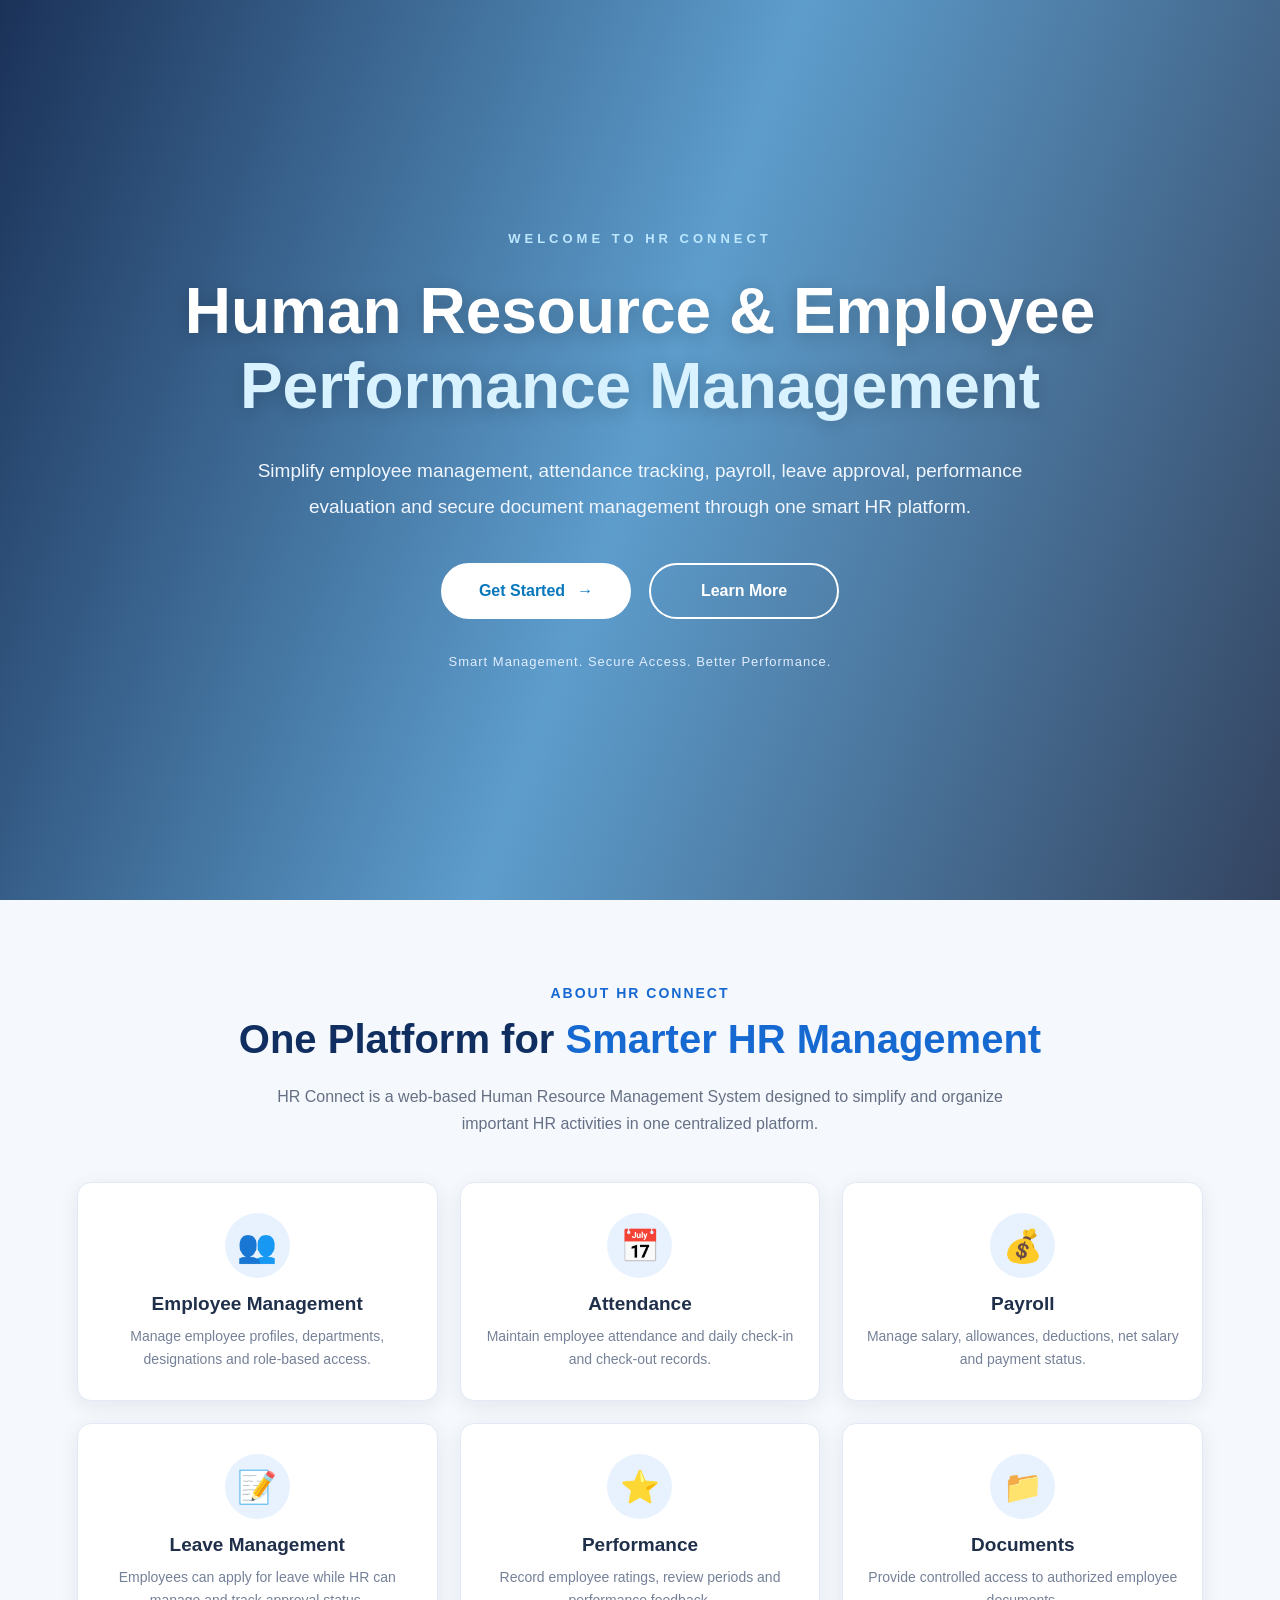
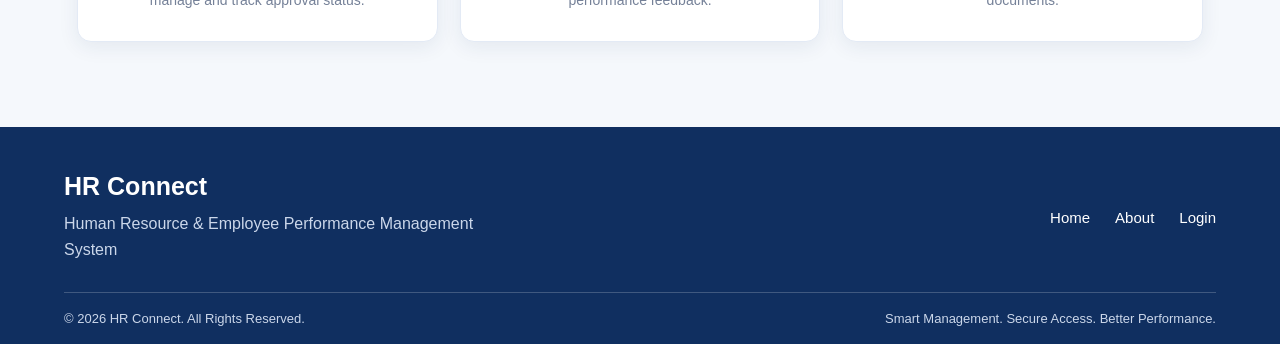
<file: frontend/index.html>
<!DOCTYPE html>
<html lang="en">

<head>
    <meta charset="UTF-8">
    <meta name="viewport" content="width=device-width, initial-scale=1.0">

    <title>HR Connect | Welcome</title>

    <link rel="stylesheet" href="css/style.css">
</head>

<body>

    <!-- HERO SECTION -->

    <section class="hero-section">

        <div class="overlay"></div>

        <div class="welcome-content">

            <p class="eyebrow">
                WELCOME TO HR CONNECT
            </p>

            <h1>
                Human Resource & Employee
                <span>Performance Management</span>
            </h1>

            <p class="description">
                Simplify employee management, attendance tracking,
                payroll, leave approval, performance evaluation
                and secure document management through one smart HR platform.
            </p>

            <div class="buttons">

                <a href="login-choice.html" class="btn primary">
                    Get Started <span>→</span>
                </a>

                <a href="#about" class="btn secondary">
                    Learn More
                </a>

            </div>

            <p class="footer-note">
                Smart Management. Secure Access. Better Performance.
            </p>

        </div>

    </section>


    <!-- ABOUT SECTION -->

    <section id="about" class="about-section">

        <div class="about-container">

            <p class="about-label">
                ABOUT HR CONNECT
            </p>

            <h2>
                One Platform for
                <span>Smarter HR Management</span>
            </h2>

            <p class="about-description">
                HR Connect is a web-based Human Resource Management System
                designed to simplify and organize important HR activities
                in one centralized platform.
            </p>


            <div class="about-cards">

                <div class="about-card">
                    <div class="about-icon">👥</div>

                    <h3>Employee Management</h3>

                    <p>
                        Manage employee profiles, departments,
                        designations and role-based access.
                    </p>
                </div>


                <div class="about-card">
                    <div class="about-icon">📅</div>

                    <h3>Attendance</h3>

                    <p>
                        Maintain employee attendance and
                        daily check-in and check-out records.
                    </p>
                </div>


                <div class="about-card">
                    <div class="about-icon">💰</div>

                    <h3>Payroll</h3>

                    <p>
                        Manage salary, allowances, deductions,
                        net salary and payment status.
                    </p>
                </div>


                <div class="about-card">
                    <div class="about-icon">📝</div>

                    <h3>Leave Management</h3>

                    <p>
                        Employees can apply for leave while HR
                        can manage and track approval status.
                    </p>
                </div>


                <div class="about-card">
                    <div class="about-icon">⭐</div>

                    <h3>Performance</h3>

                    <p>
                        Record employee ratings, review periods
                        and performance feedback.
                    </p>
                </div>


                <div class="about-card">
                    <div class="about-icon">📁</div>

                    <h3>Documents</h3>

                    <p>
                        Provide controlled access to
                        authorized employee documents.
                    </p>
                </div>

            </div>

        </div>

    </section>


    <!-- FOOTER -->

    <footer class="site-footer">

        <div class="footer-content">

            <div class="footer-brand">

                <h2>
                    HR Connect
                </h2>

                <p>
                    Human Resource & Employee Performance
                    Management System
                </p>

            </div>


            <div class="footer-links">

                <a href="index.html">
                    Home
                </a>

                <a href="#about">
                    About
                </a>

                <a href="login-choice.html">
                    Login
                </a>

            </div>

        </div>


        <div class="footer-bottom">

            <p>
                © 2026 HR Connect. All Rights Reserved.
            </p>

            <p>
                Smart Management. Secure Access. Better Performance.
            </p>

        </div>

    </footer>


    <script src="js/script.js"></script>

</body>

</html>
</file>
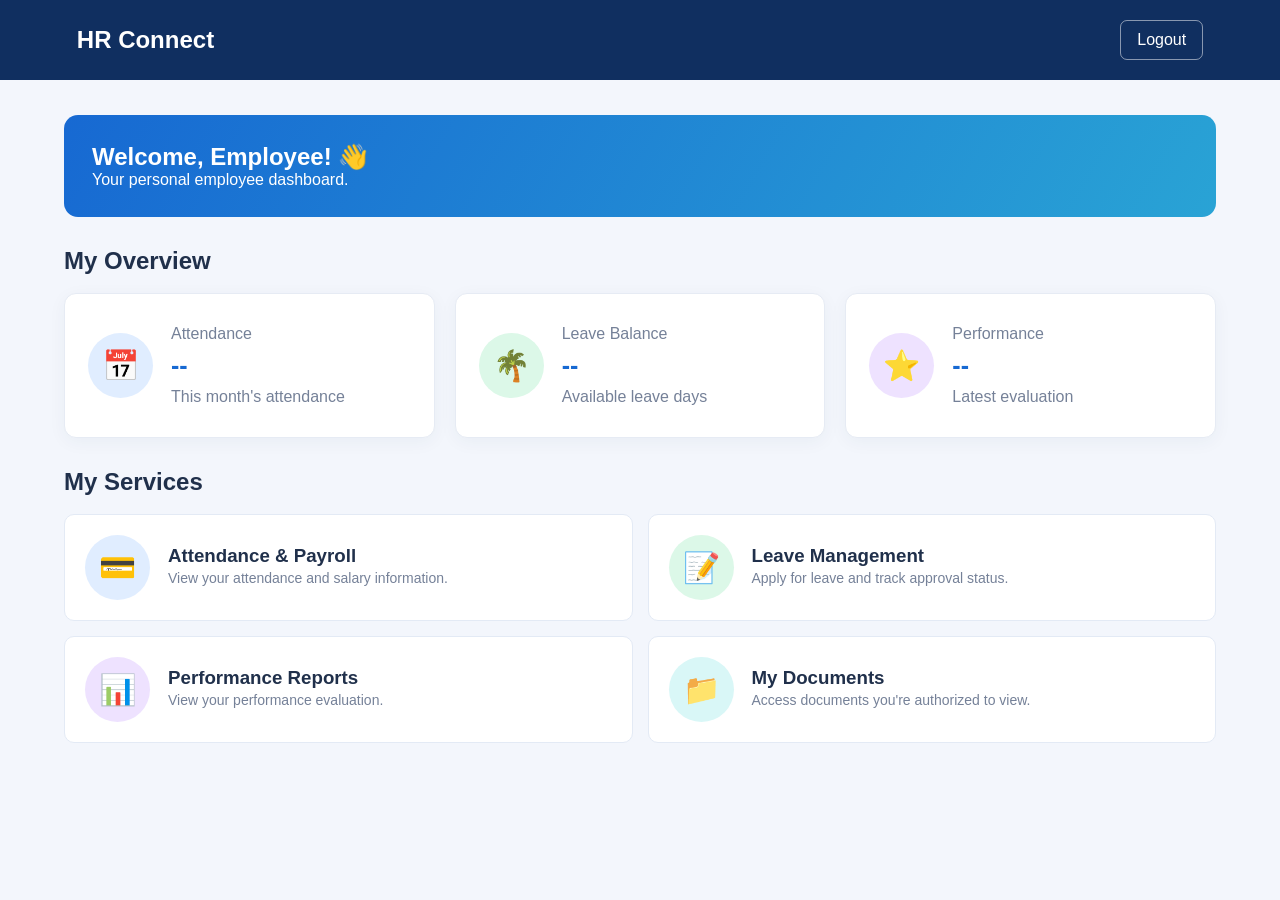
<file: frontend/employee-dashboard.html>
<!DOCTYPE html>
<html lang="en">
<head>
    <meta charset="UTF-8">
    <meta name="viewport" content="width=device-width, initial-scale=1.0">

    <title>HR Connect | Employee Dashboard</title>

    <link rel="stylesheet" href="css/style.css">

    <style>
        * {
            box-sizing: border-box;
        }

        body {
            margin: 0;
            background: #f3f6fc;
            color: #20304b;
            font-family: Arial, sans-serif;
        }

        .topbar {
            background: #102f60;
            color: white;
            padding: 20px 6%;
            display: flex;
            justify-content: space-between;
            align-items: center;
            gap: 15px;
        }

        .topbar h2 {
            margin: 0;
        }

        .topbar a {
            color: white;
            text-decoration: none;
            padding: 10px 16px;
            border: 1px solid #ffffff80;
            border-radius: 7px;
        }

        .container {
            width: 90%;
            max-width: 1200px;
            margin: 35px auto;
        }

        .welcome-card {
            padding: 28px;
            border-radius: 14px;
            color: white;
            background: linear-gradient(120deg, #1769d2, #29a3d5);
            margin-bottom: 28px;
        }

        .welcome-card h1 {
            margin-top: 0;
        }

        .welcome-card p {
            margin-bottom: 0;
        }

        .section-title {
            margin: 30px 0 18px;
        }

        .cards {
            display: grid;
            grid-template-columns: repeat(3, minmax(0, 1fr));
            gap: 20px;
        }

        .card {
            background: white;
            padding: 23px;
            border-radius: 12px;
            box-shadow: 0 4px 18px #19375b0c;
            border: 1px solid #e6ebf4;
            display: flex;
            align-items: center;
            gap: 18px;
        }

        .card-content {
            min-width: 0;
        }

        .card p {
            color: #758198;
            margin: 8px 0;
        }

        .card h2 {
            color: #1769d2;
            margin: 0;
            font-size: 25px;
        }

        .icon {
            width: 65px;
            height: 65px;
            min-width: 65px;
            display: flex;
            justify-content: center;
            align-items: center;
            border-radius: 50%;
            font-size: 30px;
        }

        .blue {
            background: #e0edff;
        }

        .green {
            background: #dcf8e8;
        }

        .purple {
            background: #eee2ff;
        }

        .cyan {
            background: #d9f7f7;
        }

        .action-list {
            display: grid;
            grid-template-columns: repeat(2, minmax(0, 1fr));
            gap: 15px;
        }

        .action {
            background: white;
            border: 1px solid #e3eaf5;
            border-radius: 10px;
            padding: 20px;
            display: flex;
            align-items: center;
            gap: 18px;
        }

        .action-content {
            flex: 1;
            min-width: 0;
        }

        .action h3 {
            margin-top: 0;
        }

        .action p {
            color: #758198;
            font-size: 14px;
            line-height: 1.6;
        }

        .status {
            display: inline-block;
            background: #fff0c7;
            color: #8a6100;
            padding: 7px 10px;
            border-radius: 20px;
            font-size: 12px;
            font-weight: bold;
            white-space: nowrap;
        }

        @media (max-width: 900px) {
            .cards {
                grid-template-columns: 1fr;
            }

            .action-list {
                grid-template-columns: 1fr;
            }
        }

        @media (max-width: 500px) {
            .topbar {
                padding: 18px 5%;
            }

            .container {
                width: 92%;
            }

            .card {
                padding: 18px;
            }

            .icon {
                width: 52px;
                height: 52px;
                min-width: 52px;
                font-size: 25px;
            }

            .action {
                padding: 16px;
                gap: 12px;
                flex-wrap: wrap;
            }

            .status {
                margin-top: 5px;
            }
        }
    </style>
</head>

<body>

    <header class="topbar">
        <h2>HR Connect</h2>
        <a href="index.html">Logout</a>
    </header>

    <main class="container">

        <section class="welcome-card">
            <h1>Welcome, Employee! 👋</h1>
            <p>Your personal employee dashboard.</p>
        </section>

        <h2 class="section-title">My Overview</h2>

        <section class="cards">

            <article class="card">
                <div class="icon blue">📅</div>
                <div class="card-content">
                    <p>Attendance</p>
                    <h2>--</h2>
                    <p>This month's attendance</p>
                </div>
            </article>

            <article class="card">
                <div class="icon green">🌴</div>
                <div class="card-content">
                    <p>Leave Balance</p>
                    <h2>--</h2>
                    <p>Available leave days</p>
                </div>
            </article>

            <article class="card">
                <div class="icon purple">⭐</div>
                <div class="card-content">
                    <p>Performance</p>
                    <h2>--</h2>
                    <p>Latest evaluation</p>
                </div>
            </article>

        </section>

        <h2 class="section-title">My Services</h2>

        <section class="action-list">

            <article class="action">
                <div class="icon blue">💳</div>
                <div class="action-content">
                    <h3>Attendance & Payroll</h3>
                    <p>View your attendance and salary information.</p>

                </div>
            </article>

            <article class="action">
                <div class="icon green">📝</div>
                <div class="action-content">
                    <h3>Leave Management</h3>
                    <p>Apply for leave and track approval status.</p>
                    
                </div>
            </article>

            <article class="action">
                <div class="icon purple">📊</div>
                <div class="action-content">
                    <h3>Performance Reports</h3>
                    <p>View your performance evaluation.</p>
                    
                </div>
            </article>

            <article class="action">
                <div class="icon cyan">📁</div>
                <div class="action-content">
                    <h3>My Documents</h3>
                    <p>Access documents you're authorized to view.</p>
                    
                </div>
            </article>

        </section>

    </main>

</body>
</html>
</file>
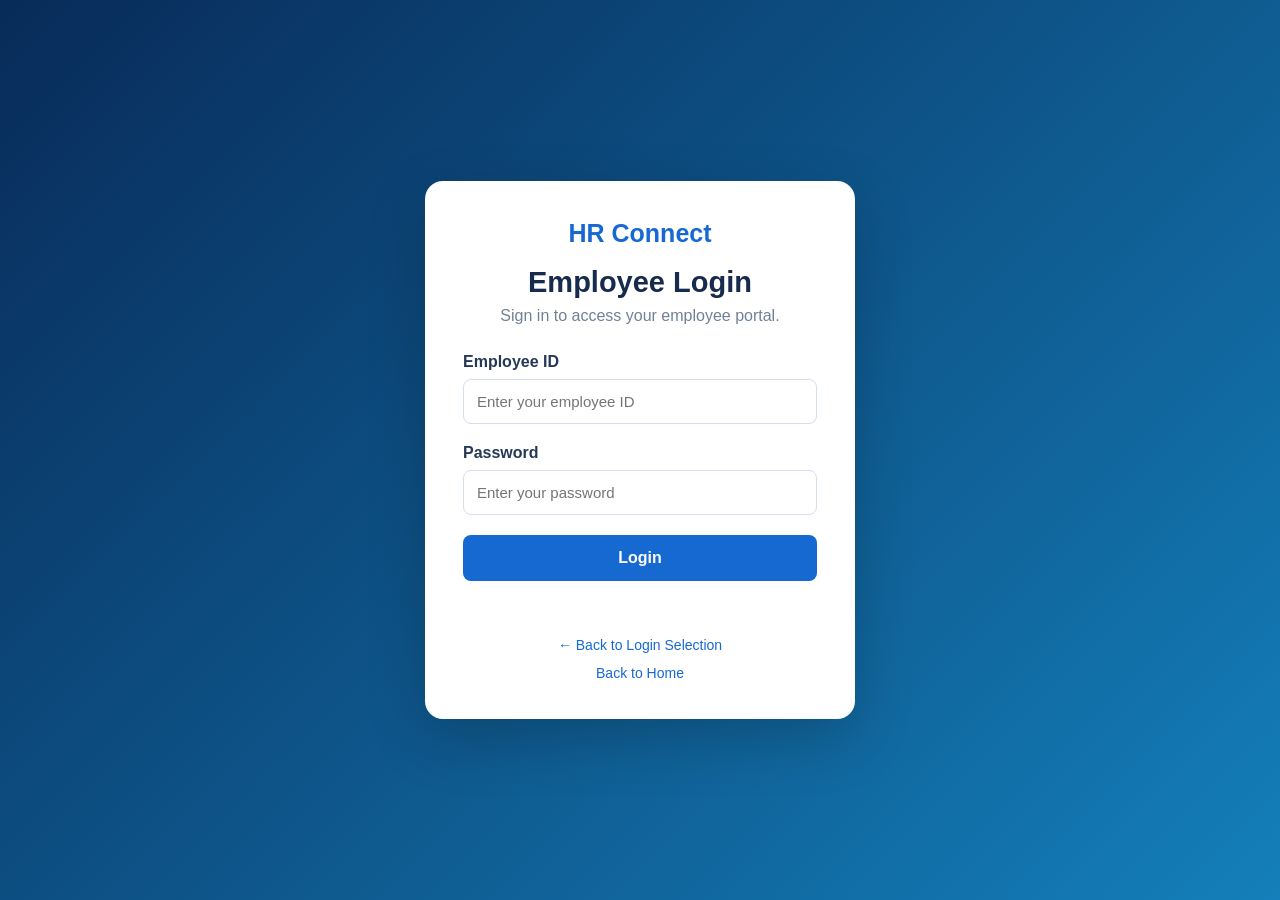
<file: frontend/employee-login.html>
<!DOCTYPE html>
<html lang="en">
<head>
    <meta charset="UTF-8">
    <meta name="viewport" content="width=device-width, initial-scale=1.0">

    <title>HR Connect | Employee Login</title>

    <link rel="stylesheet" href="css/style.css">

    <style>
        body {
            min-height: 100vh;
            background: linear-gradient(135deg, #082b59, #147fba);
        }

        .login-container {
            min-height: 100vh;
            display: flex;
            align-items: center;
            justify-content: center;
            padding: 25px;
        }

        .login-card {
            width: 100%;
            max-width: 430px;
            padding: 38px;
            background: #ffffff;
            border-radius: 18px;
            box-shadow: 0 20px 60px rgba(0, 0, 0, 0.2);
        }

        .brand {
            text-align: center;
            color: #1769d2;
            font-size: 25px;
            font-weight: 800;
        }

        .login-card h1 {
            margin: 18px 0 8px;
            font-size: 29px;
            text-align: center;
            color: #172b4d;
        }

        .subtitle {
            text-align: center;
            color: #718096;
            margin-bottom: 28px;
        }

        .form-group {
            margin-bottom: 20px;
        }

        .form-group label {
            display: block;
            margin-bottom: 8px;
            font-weight: 600;
            color: #263858;
        }

        .form-group input {
            width: 100%;
            padding: 13px;
            border: 1px solid #d5deeb;
            border-radius: 8px;
            font-size: 15px;
            outline: none;
            box-sizing: border-box;
        }

        .form-group input:focus {
            border-color: #1769d2;
            box-shadow: 0 0 0 3px #1769d21a;
        }

        .login-submit {
            width: 100%;
            padding: 14px;
            border: none;
            border-radius: 8px;
            background: #1769d2;
            color: white;
            font-size: 16px;
            font-weight: bold;
            cursor: pointer;
        }

        .login-submit:hover {
            background: #1054ac;
        }

        .login-submit:disabled {
            background: #8aa9d6;
            cursor: not-allowed;
        }

        .message {
            margin-top: 14px;
            text-align: center;
            font-size: 14px;
            min-height: 20px;
        }

        .back-links {
            margin-top: 22px;
            text-align: center;
            font-size: 14px;
        }

        .back-links a {
            color: #1769d2;
            text-decoration: none;
        }

        .back-links p {
            margin-top: 12px;
        }
    </style>
</head>

<body>

    <main class="login-container">

        <section class="login-card">

            <div class="brand">
                HR Connect
            </div>

            <h1>Employee Login</h1>

            <p class="subtitle">
                Sign in to access your employee portal.
            </p>

            <form id="employeeLoginForm">

                <div class="form-group">

                    <label for="employeeId">
                        Employee ID
                    </label>

                    <input
                        type="text"
                        id="employeeId"
                        name="employeeId"
                        placeholder="Enter your employee ID"
                        required
                    >

                </div>


                <div class="form-group">

                    <label for="password">
                        Password
                    </label>

                    <input
                        type="password"
                        id="password"
                        name="password"
                        placeholder="Enter your password"
                        required
                    >

                </div>


                <button
                    type="submit"
                    class="login-submit"
                    id="loginButton"
                >
                    Login
                </button>


                <p
                    id="loginMessage"
                    class="message"
                    role="status"
                ></p>

            </form>


            <div class="back-links">

                <a href="login-choice.html">
                    ← Back to Login Selection
                </a>

                <p>
                    <a href="index.html">
                        Back to Home
                    </a>
                </p>

            </div>

        </section>

    </main>


    <script>

        const employeeLoginForm =
            document.getElementById("employeeLoginForm");

        const loginMessage =
            document.getElementById("loginMessage");

        const loginButton =
            document.getElementById("loginButton");


        employeeLoginForm.addEventListener(
            "submit",
            async function(event) {

                event.preventDefault();


                const employeeId =
                    document.getElementById("employeeId")
                    .value
                    .trim();

                const password =
                    document.getElementById("password")
                    .value
                    .trim();


                if (!employeeId || !password) {

                    loginMessage.style.color = "#b42318";

                    loginMessage.textContent =
                        "Please enter Employee ID and password.";

                    return;
                }


                loginMessage.style.color = "#1769d2";

                loginMessage.textContent =
                    "Logging in...";

                loginButton.disabled = true;


                try {

                    const response = await fetch(
                        "http://127.0.0.1:5000/api/login",
                        {
                            method: "POST",

                            headers: {
                                "Content-Type": "application/json"
                            },

                            body: JSON.stringify({

                                role: "employee",

                                employee_id:
                                    employeeId,

                                password:
                                    password

                            })
                        }
                    );


                    const data =
                        await response.json();


                    if (data.success) {

                        loginMessage.style.color =
                            "#16803c";

                        loginMessage.textContent =
                            "Login successful!";


                        localStorage.setItem(
                            "employeeUser",
                            JSON.stringify(data.user)
                        );


                        setTimeout(function() {

                            window.location.href =
                                "employee-dashboard.html";

                        }, 500);


                    } else {

                        loginMessage.style.color =
                            "#b42318";

                        loginMessage.textContent =
                            data.message ||
                            "Invalid Employee ID or password.";

                        loginButton.disabled = false;

                    }

                } catch (error) {

                    console.error(
                        "Employee login error:",
                        error
                    );


                    loginMessage.style.color =
                        "#b42318";

                    loginMessage.textContent =
                        "Python backend is not connected.";

                    loginButton.disabled = false;

                }

            }
        );

    </script>

</body>
</html>
</file>
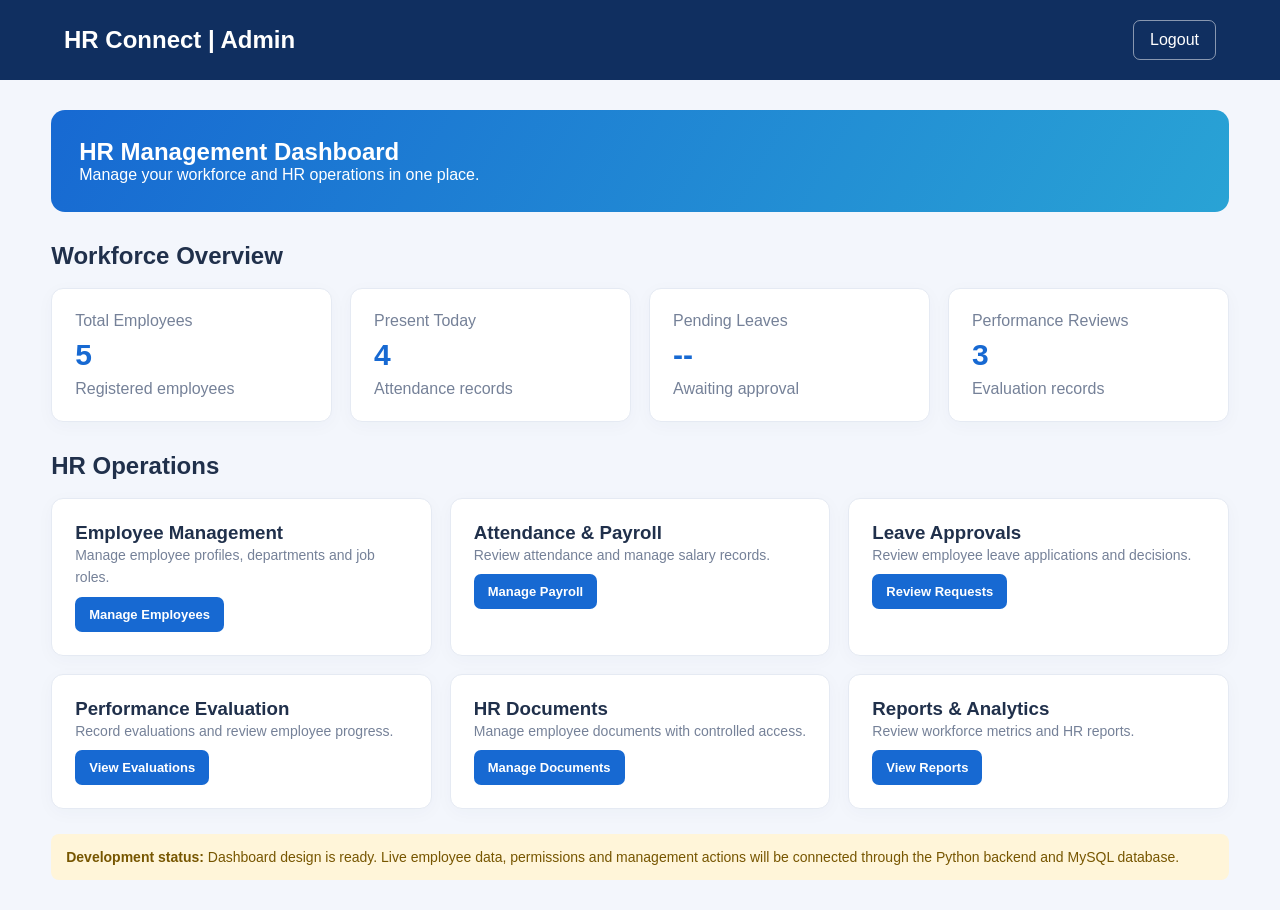
<file: frontend/hr-dashboard.html>
<!DOCTYPE html>
<html lang="en">
<head>
    <meta charset="UTF-8">
    <meta name="viewport" content="width=device-width, initial-scale=1.0">
    <title>HR Connect | HR Dashboard</title>
    <link rel="stylesheet" href="css/style.css">

    <style>
        * { box-sizing: border-box; }

        body {
            margin: 0;
            background: #f3f6fc;
            color: #20304b;
            font-family: Arial, sans-serif;
        }

        .topbar {
            background: #102f60;
            color: white;
            padding: 20px 5%;
            display: flex;
            justify-content: space-between;
            align-items: center;
            gap: 15px;
        }

        .topbar h2 { margin: 0; }

        .topbar a {
            color: white;
            text-decoration: none;
            padding: 10px 16px;
            border: 1px solid #ffffff80;
            border-radius: 7px;
        }

        .container {
            width: 92%;
            max-width: 1300px;
            margin: 30px auto;
        }

        .welcome-card {
            padding: 28px;
            border-radius: 14px;
            color: white;
            background: linear-gradient(120deg, #1769d2, #29a3d5);
            margin-bottom: 28px;
        }

        .welcome-card h1 { margin-top: 0; }

        .welcome-card p { margin-bottom: 0; }

        .stats {
            display: grid;
            grid-template-columns: repeat(4, minmax(0, 1fr));
            gap: 18px;
        }

        .stat-card, .panel {
            background: white;
            padding: 23px;
            border-radius: 12px;
            border: 1px solid #e5eaf3;
            box-shadow: 0 4px 18px #19375b08;
        }

        .stat-card p { color: #758198; }

        .stat-card h2 {
            font-size: 30px;
            color: #1769d2;
            margin: 8px 0;
        }

        .section-title { margin: 30px 0 18px; }

        .management-grid {
            display: grid;
            grid-template-columns: repeat(3, minmax(0, 1fr));
            gap: 18px;
        }

        .panel h3 { margin-top: 0; }

        .panel p {
            color: #758198;
            font-size: 14px;
            line-height: 1.6;
        }

        .panel a {
            display: inline-block;
            margin-top: 8px;
            padding: 10px 14px;
            border-radius: 7px;
            background: #1769d2;
            color: white;
            text-decoration: none;
            font-size: 13px;
            font-weight: bold;
        }

        .notice {
            margin-top: 25px;
            padding: 15px;
            background: #fff5d9;
            border-radius: 8px;
            color: #775600;
            font-size: 14px;
        }

        @media (max-width: 900px) {
            .stats { grid-template-columns: repeat(2, 1fr); }
            .management-grid { grid-template-columns: repeat(2, 1fr); }
        }

        @media (max-width: 550px) {
            .stats, .management-grid { grid-template-columns: 1fr; }
            .topbar { padding: 18px 4%; }
            .container { width: 92%; }
        }
    </style>
</head>

<body>
    <header class="topbar">
        <h2>HR Connect | Admin</h2>
        <a href="index.html">Logout</a>
    </header>

    <main class="container">
        <section class="welcome-card">
            <h1>HR Management Dashboard</h1>
            <p>Manage your workforce and HR operations in one place.</p>
        </section>

        <h2 class="section-title">Workforce Overview</h2>

        <section class="stats">
            <article class="stat-card">
                <p>Total Employees</p>
                <h2>5</h2>
                <p>Registered employees</p>
            </article>

            <article class="stat-card">
                <p>Present Today</p>
                <h2>4</h2>
                <p>Attendance records</p>
            </article>

            <article class="stat-card">
                <p>Pending Leaves</p>
                <h2>--</h2>
                <p>Awaiting approval</p>
            </article>

            <article class="stat-card">
                <p>Performance Reviews</p>
                <h2>3</h2>
                <p>Evaluation records</p>
            </article>
        </section>

        <h2 class="section-title">HR Operations</h2>

        <section class="management-grid">
            <article class="panel">
                <h3>Employee Management</h3>
                <p>Manage employee profiles, departments and job roles.</p>
                <a href="manage-employees.html">Manage Employees</a>
            </article>

            <article class="panel">
                <h3>Attendance & Payroll</h3>
                <p>Review attendance and manage salary records.</p>
                <a href="manage-payroll.html">Manage Payroll</a>
            </article>

            <article class="panel">
                <h3>Leave Approvals</h3>
                <p>Review employee leave applications and decisions.</p>
                <a href="review-requests.html">Review Requests</a>
            </article>

            <article class="panel">
                <h3>Performance Evaluation</h3>
                <p>Record evaluations and review employee progress.</p>
                <a href="view-evaluation.html">View Evaluations</a>
            </article>

            <article class="panel">
                <h3>HR Documents</h3>
                <p>Manage employee documents with controlled access.</p>
                <a href="manage-documents.html">Manage Documents</a>
            </article>

            <article class="panel">
                <h3>Reports & Analytics</h3>
                <p>Review workforce metrics and HR reports.</p>
                <a href="view-reports.html">View Reports</a>
            </article>
        </section>

        <div class="notice">
            <strong>Development status:</strong>
            Dashboard design is ready. Live employee data,
            permissions and management actions will be connected
            through the Python backend and MySQL database.
        </div>
    </main>

    <script>
        document.querySelectorAll(".future-link").forEach(function(link) {
            link.addEventListener("click", function(event) {
                event.preventDefault();
                alert("This feature will be enabled after backend integration.");
            });
        });
    </script>
</body>
</html>
</file>
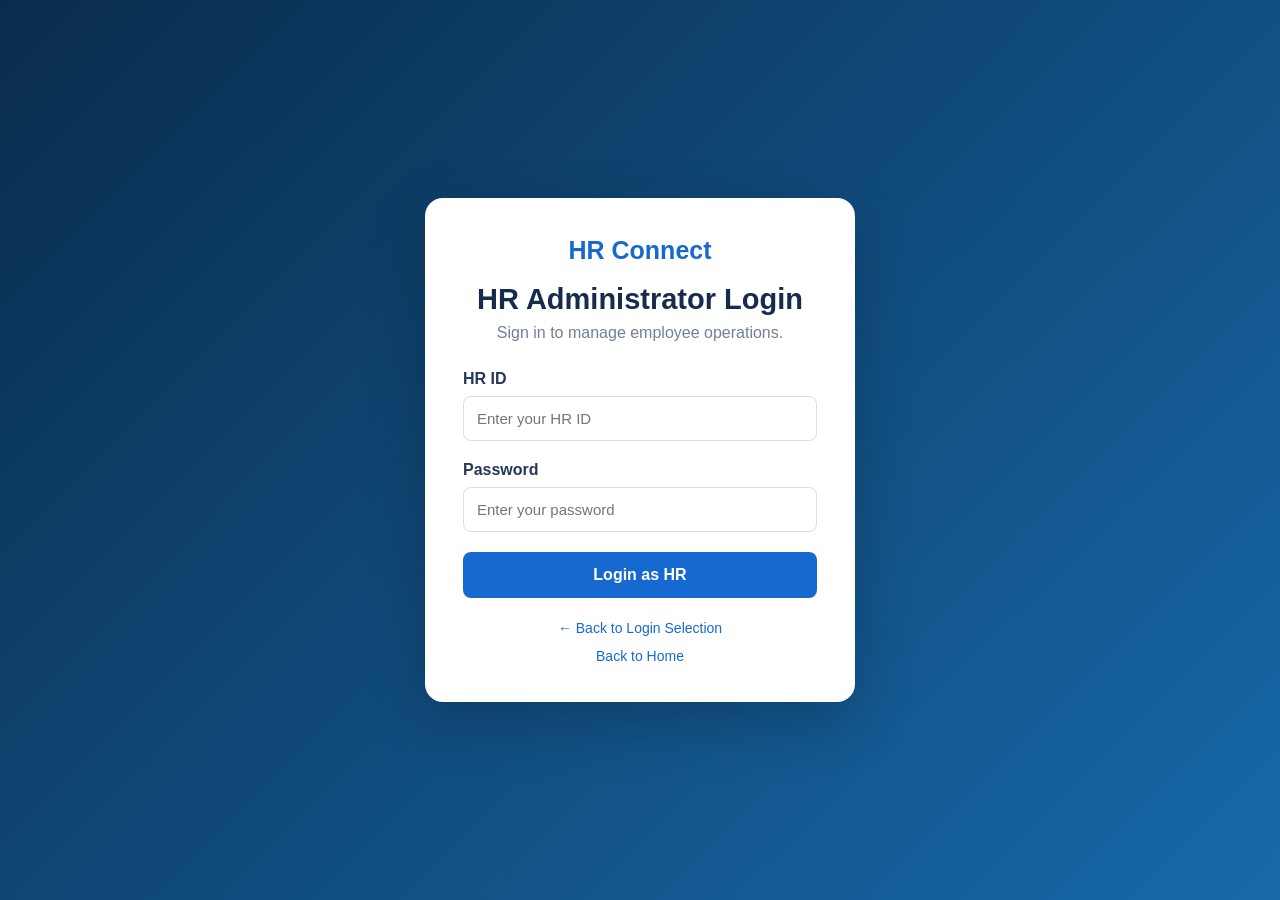
<file: frontend/hr-login.html>
<!DOCTYPE html>
<html lang="en">
<head>
    <meta charset="UTF-8">
    <meta name="viewport" content="width=device-width, initial-scale=1.0">

    <title>HR Connect | HR Login</title>

    <link rel="stylesheet" href="css/style.css">

    <style>
        body {
            min-height: 100vh;
            background: linear-gradient(135deg, #092c4c, #1769aa);
        }

        .login-container {
            min-height: 100vh;
            display: flex;
            align-items: center;
            justify-content: center;
            padding: 25px;
        }

        .login-card {
            width: 100%;
            max-width: 430px;
            padding: 38px;
            background: #fff;
            border-radius: 18px;
            box-shadow: 0 20px 60px rgba(0, 0, 0, 0.2);
        }

        .brand {
            text-align: center;
            color: #1769d2;
            font-size: 25px;
            font-weight: 800;
        }

        .login-card h1 {
            margin: 18px 0 8px;
            font-size: 29px;
            text-align: center;
            color: #172b4d;
        }

        .subtitle {
            text-align: center;
            color: #718096;
            margin-bottom: 28px;
        }

        .form-group {
            margin-bottom: 20px;
        }

        .form-group label {
            display: block;
            margin-bottom: 8px;
            font-weight: 600;
            color: #263858;
        }

        .form-group input {
            width: 100%;
            padding: 13px;
            border: 1px solid #d5deeb;
            border-radius: 8px;
            font-size: 15px;
            outline: none;
            box-sizing: border-box;
        }

        .form-group input:focus {
            border-color: #1769d2;
        }

        .login-submit {
            width: 100%;
            padding: 14px;
            border: none;
            border-radius: 8px;
            background: #1769d2;
            color: white;
            font-size: 16px;
            font-weight: bold;
            cursor: pointer;
        }

        .login-submit:hover {
            background: #1054ac;
        }

        .message {
            margin-top: 14px;
            text-align: center;
            font-size: 14px;
            color: #b42318;
        }

        .back-links {
            margin-top: 22px;
            text-align: center;
            font-size: 14px;
        }

        .back-links a {
            color: #1769d2;
            text-decoration: none;
        }

        .back-links p {
            margin-top: 12px;
        }
    </style>
</head>

<body>

    <main class="login-container">

        <section class="login-card">

            <div class="brand">
                HR Connect
            </div>

            <h1>
                HR Administrator Login
            </h1>

            <p class="subtitle">
                Sign in to manage employee operations.
            </p>

            <form id="hrLoginForm">

                <div class="form-group">

                    <label for="hrId">
                        HR ID
                    </label>

                    <input
                        type="text"
                        id="hrId"
                        name="hrId"
                        placeholder="Enter your HR ID"
                        required
                    >

                </div>

                <div class="form-group">

                    <label for="password">
                        Password
                    </label>

                    <input
                        type="password"
                        id="password"
                        name="password"
                        placeholder="Enter your password"
                        required
                    >

                </div>

                <button
                    type="submit"
                    class="login-submit"
                >
                    Login as HR
                </button>

                <p
                    id="loginMessage"
                    class="message"
                    role="status"
                ></p>

            </form>

            <div class="back-links">

                <a href="login-choice.html">
                    ← Back to Login Selection
                </a>

                <p>
                    <a href="index.html">
                        Back to Home
                    </a>
                </p>

            </div>

        </section>

    </main>

    <script>
    document
        .getElementById("hrLoginForm")
        .addEventListener("submit", async function(event) {

            event.preventDefault();

            const hrId =
                document.getElementById("hrId").value.trim();

            const password =
                document.getElementById("password").value.trim();

            const loginMessage =
                document.getElementById("loginMessage");

            loginMessage.textContent = "Logging in...";

            try {

                const response = await fetch(
                    "http://127.0.0.1:5000/api/login",
                    {
                        method: "POST",

                        headers: {
                            "Content-Type": "application/json"
                        },

                        body: JSON.stringify({
                            role: "hr",
                            employee_id: hrId,
                            password: password
                        })
                    }
                );

                const data = await response.json();

                if (data.success) {

                    loginMessage.textContent =
                        "Login successful!";

                    localStorage.setItem(
                        "hrUser",
                        JSON.stringify(data.user)
                    );

                    window.location.href =
                        "hr-dashboard.html";

                } else {

                    loginMessage.textContent =
                        data.message ||
                        "Invalid HR ID or password.";

                }

            } catch (error) {

                console.error(error);

                loginMessage.textContent =
                    "Python backend is not connected.";

            }

        });
</script>

</body>
</html>
</file>
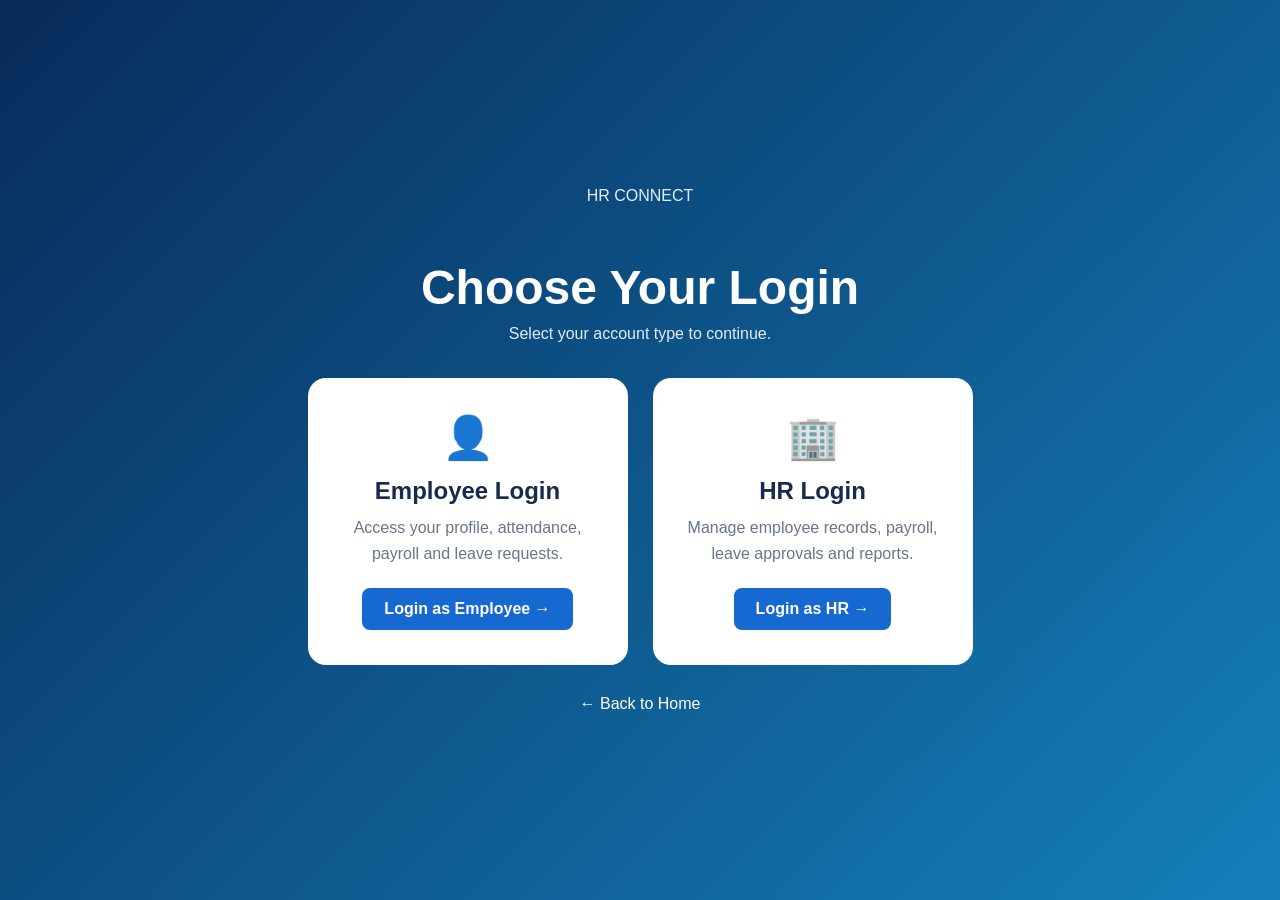
<file: frontend/login-choice.html>
<!DOCTYPE html>
<html lang="en">
<head>
    <meta charset="UTF-8">
    <meta name="viewport" content="width=device-width, initial-scale=1.0">
    <title>HR Connect | Choose Login</title>
    <link rel="stylesheet" href="css/style.css">
    <style>
        .login-choice {
            min-height: 100vh;
            display: flex;
            flex-direction: column;
            align-items: center;
            justify-content: center;
            padding: 30px 20px;
            background: linear-gradient(135deg, #082b59, #147fba);
            color: white;
            text-align: center;
        }

        .login-choice h1 {
            font-size: clamp(32px, 5vw, 48px);
            margin: 20px 0 10px;
        }

        .login-choice > p {
            margin-bottom: 35px;
            color: #e0efff;
        }

        .choice-cards {
            display: flex;
            flex-wrap: wrap;
            justify-content: center;
            gap: 25px;
        }

        .choice-card {
            width: min(320px, 85vw);
            padding: 35px 25px;
            border-radius: 18px;
            background: white;
            color: #172b4d;
            text-decoration: none;
            transition: 0.2s;
        }

        .choice-card:hover {
            transform: translateY(-5px);
        }

        .choice-card .symbol {
            font-size: 42px;
        }

        .choice-card h2 {
            margin: 15px 0 10px;
        }

        .choice-card p {
            color: #68758a;
            line-height: 1.6;
            margin-bottom: 22px;
        }

        .choice-card span {
            display: inline-block;
            padding: 12px 22px;
            border-radius: 8px;
            background: #1769d2;
            color: white;
            font-weight: bold;
        }

        .back-link {
            margin-top: 30px;
            color: white;
            text-decoration: none;
        }
    </style>
</head>
<body>
    <main class="login-choice">
        <p>HR CONNECT</p>
        <h1>Choose Your Login</h1>
        <p>Select your account type to continue.</p>

        <div class="choice-cards">
            <a href="employee-login.html" class="choice-card">
                <div class="symbol">👤</div>
                <h2>Employee Login</h2>
                <p>Access your profile, attendance, payroll and leave requests.</p>
                <span>Login as Employee →</span>
            </a>

            <a href="hr-login.html" class="choice-card">
                <div class="symbol">🏢</div>
                <h2>HR Login</h2>
                <p>Manage employee records, payroll, leave approvals and reports.</p>
                <span>Login as HR →</span>
            </a>
        </div>

        <a href="index.html" class="back-link">← Back to Home</a>
    </main>
</body>
</html>
</file>
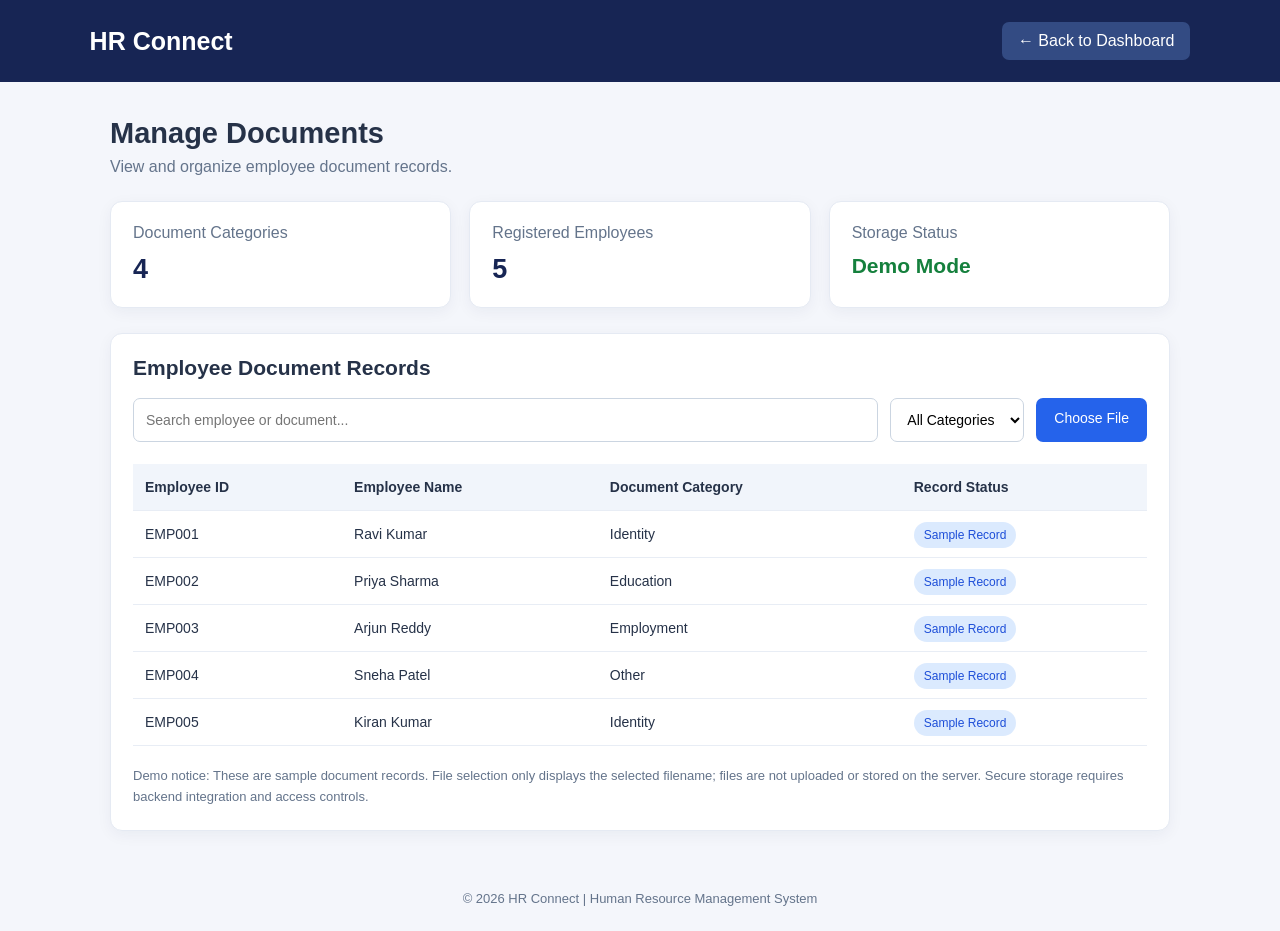
<file: frontend/manage-documents.html>
<!DOCTYPE html><html lang="en">
<head>
    <meta charset="UTF-8">
    <meta name="viewport" content="width=device-width, initial-scale=1.0">
    <title>HR Connect | Manage Documents</title><style>
    * {
        margin: 0;
        padding: 0;
        box-sizing: border-box;
        font-family: Arial, sans-serif;
    }

    body {
        background: #f4f6fb;
        color: #263248;
    }

    header {
        background: #172554;
        color: white;
        padding: 22px 7%;
        display: flex;
        justify-content: space-between;
        align-items: center;
        gap: 15px;
        flex-wrap: wrap;
    }

    header h2 {
        font-size: 25px;
    }

    header a {
        color: white;
        text-decoration: none;
        background: #334b83;
        padding: 10px 16px;
        border-radius: 7px;
    }

    .container {
        max-width: 1100px;
        margin: 35px auto;
        padding: 0 20px;
    }

    .heading {
        margin-bottom: 25px;
    }

    .heading h1 {
        font-size: 29px;
        margin-bottom: 8px;
    }

    .heading p {
        color: #64748b;
    }

    .summary {
        display: grid;
        grid-template-columns: repeat(auto-fit, minmax(200px, 1fr));
        gap: 18px;
        margin-bottom: 25px;
    }

    .card, .panel {
        background: white;
        padding: 22px;
        border-radius: 12px;
        box-shadow: 0 4px 15px #1725540d;
        border: 1px solid #e5eaf3;
    }

    .card p {
        color: #64748b;
        margin-bottom: 12px;
    }

    .card h2 {
        font-size: 27px;
        color: #172554;
    }

    .panel h2 {
        margin-bottom: 18px;
        font-size: 21px;
    }

    .actions {
        display: flex;
        gap: 12px;
        flex-wrap: wrap;
        margin-bottom: 22px;
    }

    input, select {
        padding: 12px;
        border: 1px solid #cbd5e1;
        border-radius: 7px;
        font-size: 14px;
        background: white;
    }

    input {
        flex: 1;
        min-width: 200px;
    }

    .upload-label {
        background: #2563eb;
        color: white;
        padding: 12px 18px;
        border-radius: 7px;
        cursor: pointer;
        font-size: 14px;
    }

    .table-wrap {
        overflow-x: auto;
    }

    table {
        width: 100%;
        border-collapse: collapse;
        min-width: 650px;
    }

    th, td {
        padding: 15px 12px;
        text-align: left;
        border-bottom: 1px solid #e8edf5;
    }

    th {
        background: #f1f5fb;
        font-size: 14px;
    }

    td {
        font-size: 14px;
    }

    .tag {
        background: #dbeafe;
        color: #1d4ed8;
        padding: 6px 10px;
        border-radius: 20px;
        font-size: 12px;
    }

    .note {
        margin-top: 20px;
        color: #64748b;
        font-size: 13px;
        line-height: 1.6;
    }

    footer {
        text-align: center;
        padding: 25px;
        color: #64748b;
        font-size: 13px;
    }

    @media (max-width: 600px) {
        header {
            padding: 20px;
        }

        .container {
            margin-top: 25px;
        }

        .panel {
            padding: 15px;
        }
    }
</style>

</head><body><header>
    <h2>HR Connect</h2>
    <a href="hr-dashboard.html">← Back to Dashboard</a>
</header><main class="container"><section class="heading">
    <h1>Manage Documents</h1>
    <p>View and organize employee document records.</p>
</section>

<section class="summary">
    <div class="card">
        <p>Document Categories</p>
        <h2>4</h2>
    </div>

    <div class="card">
        <p>Registered Employees</p>
        <h2>5</h2>
    </div>

    <div class="card">
        <p>Storage Status</p>
        <h2 style="font-size:21px;color:#15803d;">Demo Mode</h2>
    </div>
</section>

<section class="panel">
    <h2>Employee Document Records</h2>

    <div class="actions">
        <input
            type="text"
            id="search"
            placeholder="Search employee or document..."
            oninput="filterDocuments()"
        >

        <select id="category" onchange="filterDocuments()">
            <option value="">All Categories</option>
            <option value="Identity">Identity Proof</option>
            <option value="Education">Education</option>
            <option value="Employment">Employment</option>
            <option value="Other">Other</option>
        </select>

        <label class="upload-label" for="fileInput">
            Choose File
        </label>

        <input
            type="file"
            id="fileInput"
            hidden
            onchange="showSelectedFile()"
        >
    </div>

    <p id="fileMessage" class="note" style="margin:0 0 18px;"></p>

    <div class="table-wrap">
        <table>
            <thead>
                <tr>
                    <th>Employee ID</th>
                    <th>Employee Name</th>
                    <th>Document Category</th>
                    <th>Record Status</th>
                </tr>
            </thead>

            <tbody id="documentRows">
                <tr>
                    <td>EMP001</td>
                    <td>Ravi Kumar</td>
                    <td>Identity</td>
                    <td><span class="tag">Sample Record</span></td>
                </tr>
                <tr>
                    <td>EMP002</td>
                    <td>Priya Sharma</td>
                    <td>Education</td>
                    <td><span class="tag">Sample Record</span></td>
                </tr>
                <tr>
                    <td>EMP003</td>
                    <td>Arjun Reddy</td>
                    <td>Employment</td>
                    <td><span class="tag">Sample Record</span></td>
                </tr>
                <tr>
                    <td>EMP004</td>
                    <td>Sneha Patel</td>
                    <td>Other</td>
                    <td><span class="tag">Sample Record</span></td>
                </tr>
                <tr>
                    <td>EMP005</td>
                    <td>Kiran Kumar</td>
                    <td>Identity</td>
                    <td><span class="tag">Sample Record</span></td>
                </tr>
            </tbody>
        </table>
    </div>

    <p class="note">
        Demo notice: These are sample document records. File selection
        only displays the selected filename; files are not uploaded
        or stored on the server. Secure storage requires backend
        integration and access controls.
    </p>
</section>

</main><footer>
    © 2026 HR Connect | Human Resource Management System
</footer><script>
    function filterDocuments() {
        const searchValue =
            document.getElementById("search").value.toLowerCase();

        const categoryValue =
            document.getElementById("category").value.toLowerCase();

        const rows =
            document.querySelectorAll("#documentRows tr");

        rows.forEach(function(row) {
            const rowText = row.textContent.toLowerCase();
            const category = row.cells[2].textContent.toLowerCase();

            const matchesSearch = rowText.includes(searchValue);
            const matchesCategory =
                categoryValue === "" || category === categoryValue;

            row.style.display =
                matchesSearch && matchesCategory ? "" : "none";
        });
    }

    function showSelectedFile() {
        const fileInput = document.getElementById("fileInput");
        const message = document.getElementById("fileMessage");

        if (fileInput.files.length > 0) {
            message.textContent =
                "Selected file: " + fileInput.files[0].name +
                " (Demo only — not uploaded.)";
        }
    }
</script></body>
</html>
</file>
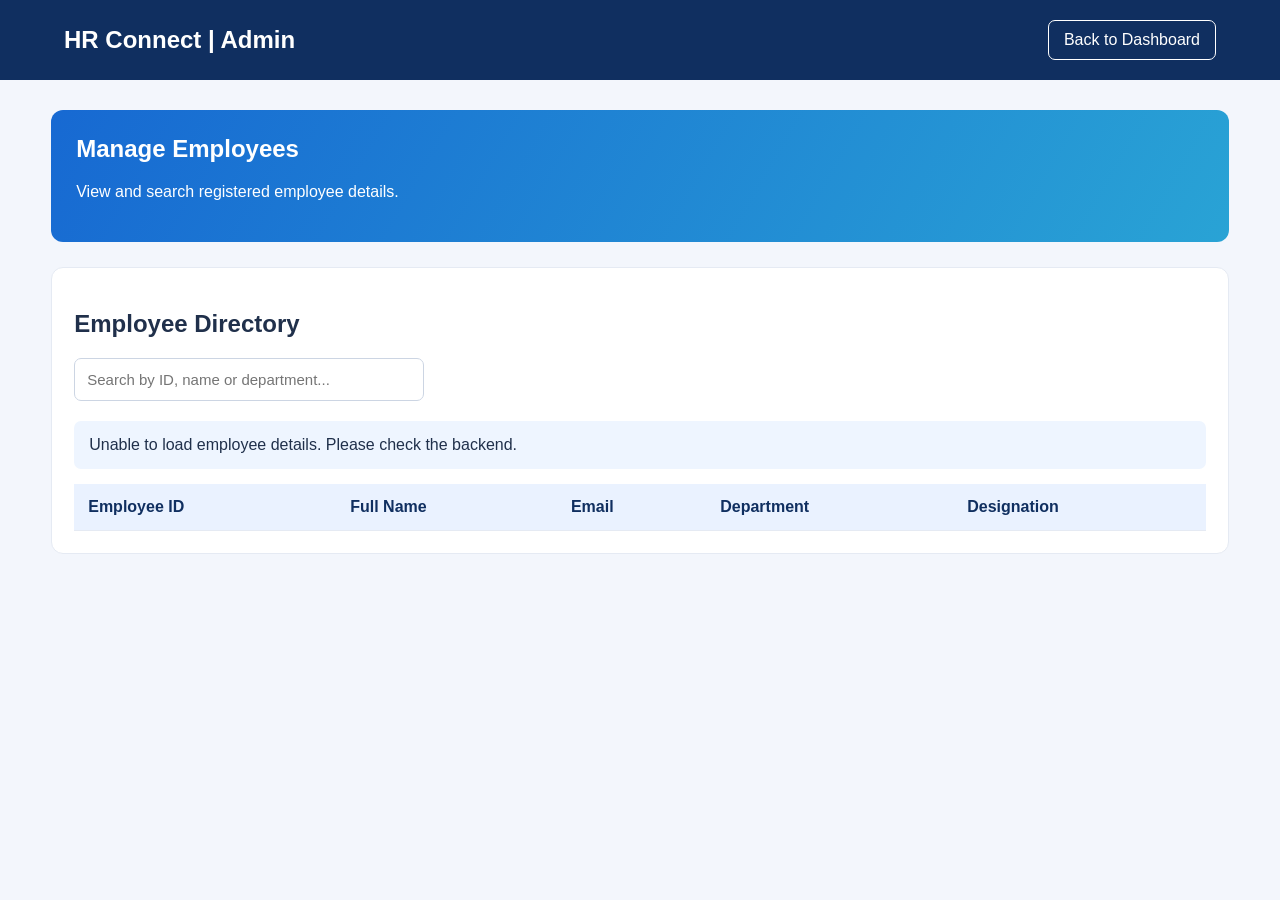
<file: frontend/manage-employees.html>
<!DOCTYPE html>
<html lang="en">
<head>
    <meta charset="UTF-8">
    <meta name="viewport" content="width=device-width, initial-scale=1.0">
    <title>HR Connect | Manage Employees</title>

    <style>
        * {
            box-sizing: border-box;
        }

        body {
            margin: 0;
            font-family: Arial, sans-serif;
            background: #f3f6fc;
            color: #20304b;
        }

        header {
            background: #102f60;
            color: white;
            padding: 20px 5%;
            display: flex;
            justify-content: space-between;
            align-items: center;
            gap: 12px;
        }

        header h2 {
            margin: 0;
        }

        header a {
            color: white;
            text-decoration: none;
            border: 1px solid white;
            padding: 10px 15px;
            border-radius: 7px;
        }

        .container {
            width: 92%;
            max-width: 1200px;
            margin: 30px auto;
        }

        .welcome {
            background: linear-gradient(120deg, #1769d2, #29a3d5);
            color: white;
            padding: 25px;
            border-radius: 12px;
            margin-bottom: 25px;
        }

        .welcome h1 {
            margin-top: 0;
        }

        .panel {
            background: white;
            padding: 22px;
            border-radius: 12px;
            border: 1px solid #e5eaf3;
            overflow-x: auto;
        }

        .search {
            width: 100%;
            max-width: 350px;
            padding: 12px;
            margin-bottom: 20px;
            border: 1px solid #ccd5e3;
            border-radius: 7px;
            font-size: 15px;
        }

        table {
            width: 100%;
            border-collapse: collapse;
            min-width: 750px;
        }

        th, td {
            padding: 14px;
            text-align: left;
            border-bottom: 1px solid #e5eaf3;
        }

        th {
            background: #eaf2ff;
            color: #102f60;
        }

        tr:hover {
            background: #f7faff;
        }

        .message {
            padding: 15px;
            background: #eef5ff;
            border-radius: 7px;
            margin-bottom: 15px;
        }

        @media (max-width: 600px) {
            header {
                padding: 16px 4%;
            }

            header h2 {
                font-size: 18px;
            }

            .container {
                width: 94%;
            }

            .panel {
                padding: 12px;
            }
        }
    </style>
</head>

<body>

<header>
    <h2>HR Connect | Admin</h2>
    <a href="hr-dashboard.html">Back to Dashboard</a>
</header>

<main class="container">

    <section class="welcome">
        <h1>Manage Employees</h1>
        <p>View and search registered employee details.</p>
    </section>

    <section class="panel">
        <h2>Employee Directory</h2>

        <input
            type="text"
            id="searchInput"
            class="search"
            placeholder="Search by ID, name or department..."
        >

        <div id="message" class="message">
            Loading employee details...
        </div>

        <table>
            <thead>
                <tr>
                    <th>Employee ID</th>
                    <th>Full Name</th>
                    <th>Email</th>
                    <th>Department</th>
                    <th>Designation</th>
                </tr>
            </thead>

            <tbody id="employeeTable"></tbody>
        </table>
    </section>

</main>

<script>
    const table = document.getElementById("employeeTable");
    const message = document.getElementById("message");
    const searchInput = document.getElementById("searchInput");

    let employees = [];

    async function loadEmployees() {
        try {
            const response = await fetch(
                "http://127.0.0.1:5000/api/employees"
            );

            const data = await response.json();

            if (!response.ok) {
                throw new Error(data.message || "Unable to load employees");
            }

            employees = data.employees || [];
            displayEmployees(employees);

            message.textContent =
                "Total registered employees: " + employees.length;

        } catch (error) {
            message.textContent =
                "Unable to load employee details. Please check the backend.";
        }
    }

    function displayEmployees(list) {
        table.innerHTML = "";

        if (list.length === 0) {
            table.innerHTML =
                '<tr><td colspan="5">No employees found.</td></tr>';
            return;
        }

        list.forEach(function(employee) {
            const row = document.createElement("tr");

            [
                employee.employee_id,
                employee.full_name,
                employee.email,
                employee.department,
                employee.designation
            ].forEach(function(value) {
                const cell = document.createElement("td");
                cell.textContent = value || "-";
                row.appendChild(cell);
            });

            table.appendChild(row);
        });
    }

    searchInput.addEventListener("input", function() {
        const searchText = searchInput.value.toLowerCase();

        const filtered = employees.filter(function(employee) {
            return [
                employee.employee_id,
                employee.full_name,
                employee.department
            ].some(function(value) {
                return String(value || "")
                    .toLowerCase()
                    .includes(searchText);
            });
        });

        displayEmployees(filtered);
    });

    loadEmployees();
</script>

</body>
</html>
</file>
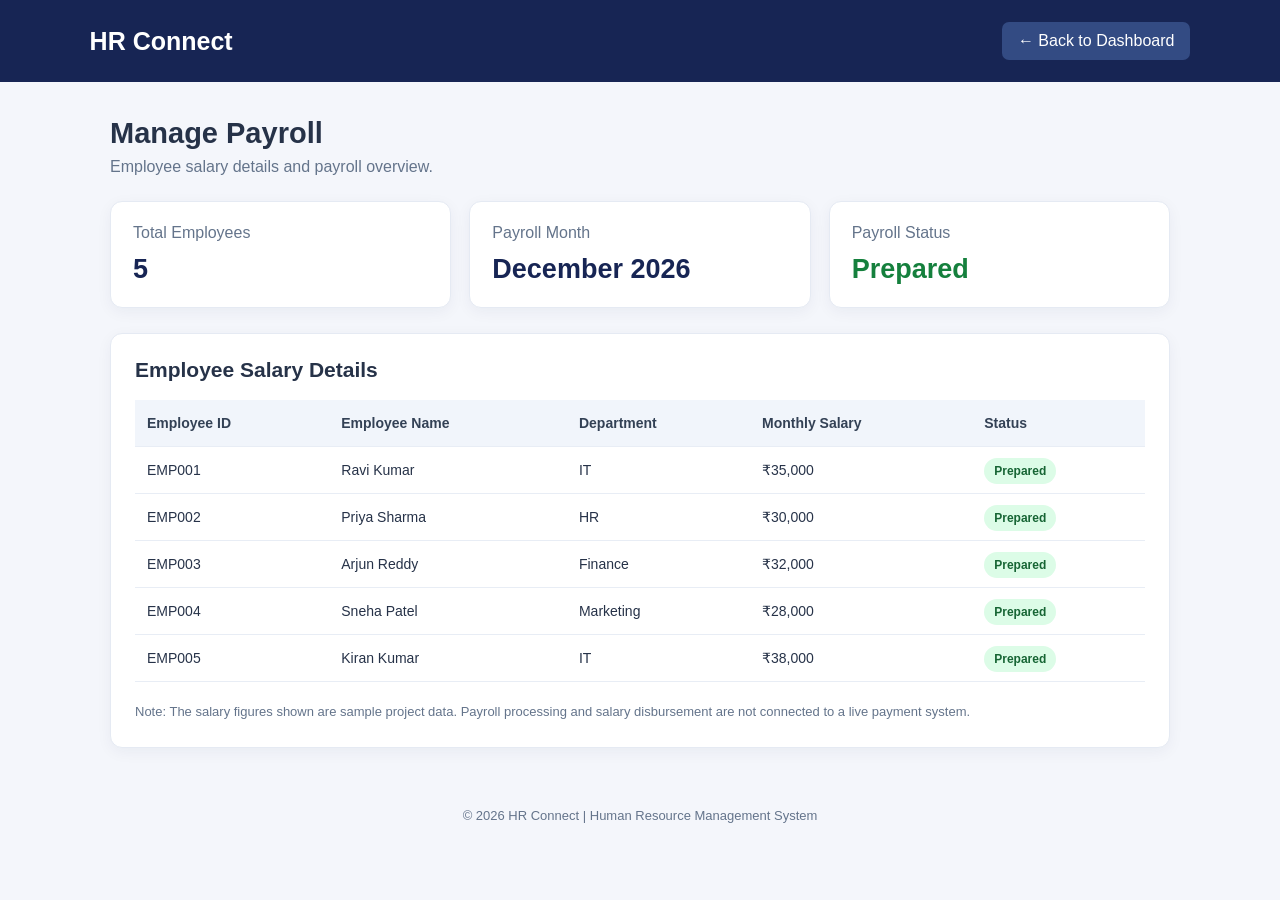
<file: frontend/manage-payroll.html>
<!DOCTYPE html><html lang="en">
<head>
    <meta charset="UTF-8">
    <meta name="viewport" content="width=device-width, initial-scale=1.0">
    <title>HR Connect | Manage Payroll</title><style>
    * {
        margin: 0;
        padding: 0;
        box-sizing: border-box;
        font-family: Arial, sans-serif;
    }

    body {
        background: #f4f6fb;
        color: #263248;
    }

    header {
        background: #172554;
        color: white;
        padding: 22px 7%;
        display: flex;
        justify-content: space-between;
        align-items: center;
        flex-wrap: wrap;
        gap: 15px;
    }

    header h2 {
        font-size: 25px;
    }

    header a {
        color: white;
        text-decoration: none;
        background: #334b83;
        padding: 10px 16px;
        border-radius: 7px;
    }

    .container {
        max-width: 1100px;
        margin: 35px auto;
        padding: 0 20px;
    }

    .heading {
        margin-bottom: 25px;
    }

    .heading h1 {
        font-size: 29px;
        margin-bottom: 8px;
    }

    .heading p {
        color: #64748b;
    }

    .summary {
        display: grid;
        grid-template-columns: repeat(auto-fit, minmax(190px, 1fr));
        gap: 18px;
        margin-bottom: 25px;
    }

    .card {
        background: white;
        padding: 22px;
        border-radius: 12px;
        box-shadow: 0 4px 15px #1725540d;
        border: 1px solid #e5eaf3;
    }

    .card p {
        color: #64748b;
        margin-bottom: 12px;
    }

    .card h2 {
        font-size: 27px;
        color: #172554;
    }

    .panel {
        background: white;
        padding: 24px;
        border-radius: 12px;
        box-shadow: 0 4px 15px #1725540d;
        border: 1px solid #e5eaf3;
    }

    .panel h2 {
        margin-bottom: 18px;
        font-size: 21px;
    }

    .table-wrap {
        overflow-x: auto;
    }

    table {
        width: 100%;
        border-collapse: collapse;
        min-width: 650px;
    }

    th, td {
        padding: 15px 12px;
        text-align: left;
        border-bottom: 1px solid #e8edf5;
    }

    th {
        background: #f1f5fb;
        color: #334155;
        font-size: 14px;
    }

    td {
        font-size: 14px;
    }

    .status {
        background: #dcfce7;
        color: #166534;
        padding: 6px 10px;
        border-radius: 20px;
        font-size: 12px;
        font-weight: bold;
    }

    .note {
        margin-top: 20px;
        color: #64748b;
        font-size: 13px;
        line-height: 1.6;
    }

    footer {
        text-align: center;
        padding: 25px;
        color: #64748b;
        font-size: 13px;
    }

    @media (max-width: 600px) {
        header {
            padding: 20px;
        }

        .container {
            margin-top: 25px;
        }

        .heading h1 {
            font-size: 25px;
        }

        .panel {
            padding: 15px;
        }
    }
</style>

</head><body><header>
    <h2>HR Connect</h2>
    <a href="hr-dashboard.html">← Back to Dashboard</a>
</header><main class="container"><section class="heading">
    <h1>Manage Payroll</h1>
    <p>Employee salary details and payroll overview.</p>
</section>

<section class="summary">
    <div class="card">
        <p>Total Employees</p>
        <h2>5</h2>
    </div>

    <div class="card">
        <p>Payroll Month</p>
        <h2 id="month"></h2>
    </div>

    <div class="card">
        <p>Payroll Status</p>
        <h2 style="color:#15803d;">Prepared</h2>
    </div>
</section>

<section class="panel">
    <h2>Employee Salary Details</h2>

    <div class="table-wrap">
        <table>
            <thead>
                <tr>
                    <th>Employee ID</th>
                    <th>Employee Name</th>
                    <th>Department</th>
                    <th>Monthly Salary</th>
                    <th>Status</th>
                </tr>
            </thead>

            <tbody>
                <tr>
                    <td>EMP001</td>
                    <td>Ravi Kumar</td>
                    <td>IT</td>
                    <td>₹35,000</td>
                    <td><span class="status">Prepared</span></td>
                </tr>

                <tr>
                    <td>EMP002</td>
                    <td>Priya Sharma</td>
                    <td>HR</td>
                    <td>₹30,000</td>
                    <td><span class="status">Prepared</span></td>
                </tr>

                <tr>
                    <td>EMP003</td>
                    <td>Arjun Reddy</td>
                    <td>Finance</td>
                    <td>₹32,000</td>
                    <td><span class="status">Prepared</span></td>
                </tr>

                <tr>
                    <td>EMP004</td>
                    <td>Sneha Patel</td>
                    <td>Marketing</td>
                    <td>₹28,000</td>
                    <td><span class="status">Prepared</span></td>
                </tr>

                <tr>
                    <td>EMP005</td>
                    <td>Kiran Kumar</td>
                    <td>IT</td>
                    <td>₹38,000</td>
                    <td><span class="status">Prepared</span></td>
                </tr>
            </tbody>
        </table>
    </div>

    <p class="note">
        Note: The salary figures shown are sample project data.
        Payroll processing and salary disbursement are not connected
        to a live payment system.
    </p>
</section>

</main><footer>
    © 2026 HR Connect | Human Resource Management System
</footer><script>
    const currentDate = new Date();

    document.getElementById("month").textContent =
        currentDate.toLocaleString("en-IN", {
            month: "long",
            year: "numeric"
        });
</script></body>
</html>
</file>
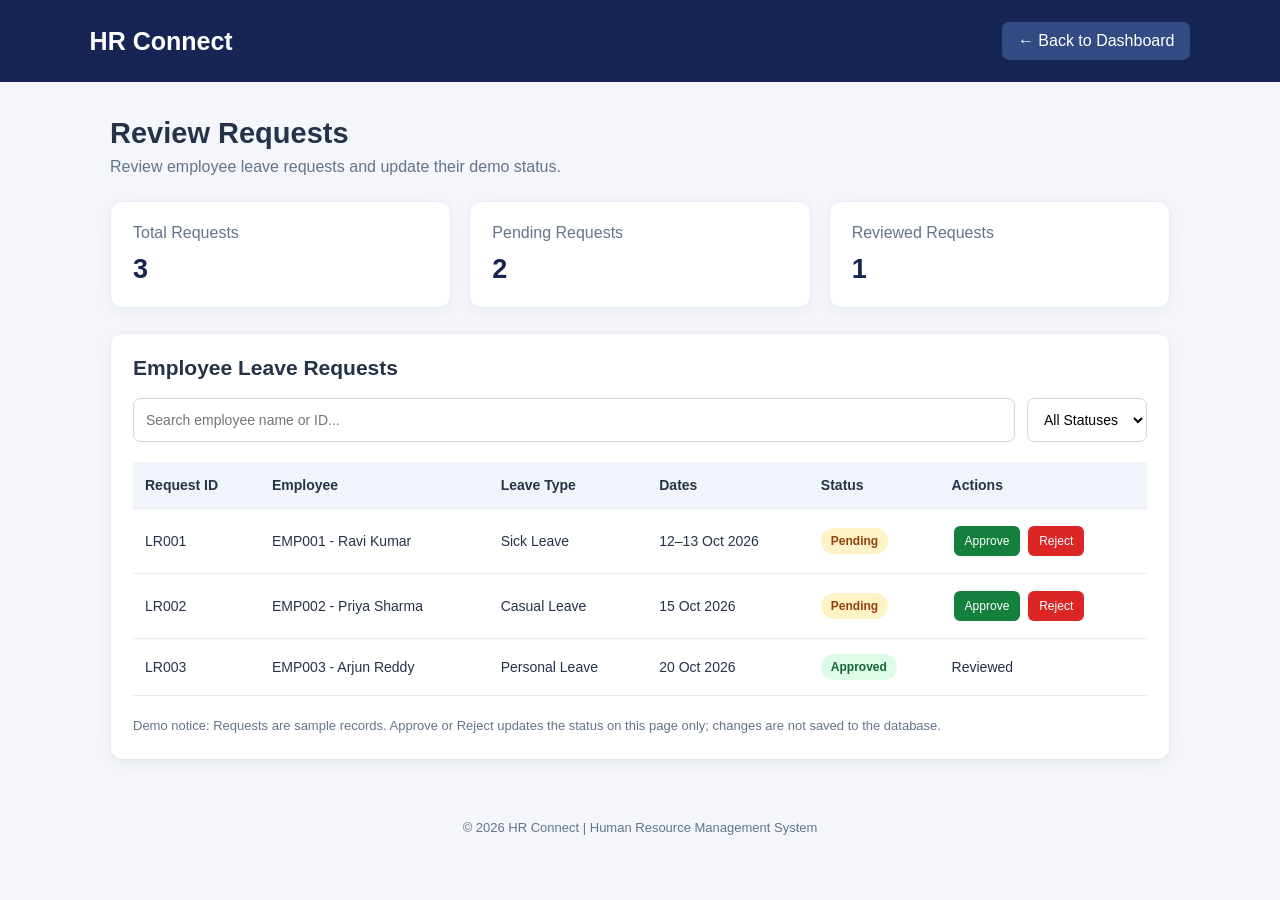
<file: frontend/review-requests.html>
<!DOCTYPE html><html lang="en">
<head>
    <meta charset="UTF-8">
    <meta name="viewport" content="width=device-width, initial-scale=1.0">
    <title>HR Connect | Review Requests</title><style>
    * {
        margin: 0;
        padding: 0;
        box-sizing: border-box;
        font-family: Arial, sans-serif;
    }

    body {
        background: #f4f6fb;
        color: #263248;
    }

    header {
        background: #172554;
        color: white;
        padding: 22px 7%;
        display: flex;
        justify-content: space-between;
        align-items: center;
        flex-wrap: wrap;
        gap: 15px;
    }

    header h2 {
        font-size: 25px;
    }

    header a {
        color: white;
        text-decoration: none;
        background: #334b83;
        padding: 10px 16px;
        border-radius: 7px;
    }

    .container {
        max-width: 1100px;
        margin: 35px auto;
        padding: 0 20px;
    }

    .heading {
        margin-bottom: 25px;
    }

    .heading h1 {
        font-size: 29px;
        margin-bottom: 8px;
    }

    .heading p {
        color: #64748b;
    }

    .summary {
        display: grid;
        grid-template-columns: repeat(auto-fit, minmax(190px, 1fr));
        gap: 18px;
        margin-bottom: 25px;
    }

    .card, .panel {
        background: white;
        padding: 22px;
        border-radius: 12px;
        box-shadow: 0 4px 15px #1725540d;
        border: 1px solid #e5eaf3;
    }

    .card p {
        color: #64748b;
        margin-bottom: 12px;
    }

    .card h2 {
        font-size: 27px;
        color: #172554;
    }

    .panel h2 {
        margin-bottom: 18px;
        font-size: 21px;
    }

    .filters {
        display: flex;
        gap: 12px;
        flex-wrap: wrap;
        margin-bottom: 20px;
    }

    input, select {
        padding: 12px;
        border: 1px solid #cbd5e1;
        border-radius: 7px;
        background: white;
        font-size: 14px;
    }

    input {
        flex: 1;
        min-width: 200px;
    }

    .table-wrap {
        overflow-x: auto;
    }

    table {
        width: 100%;
        min-width: 750px;
        border-collapse: collapse;
    }

    th, td {
        padding: 15px 12px;
        text-align: left;
        border-bottom: 1px solid #e8edf5;
    }

    th {
        background: #f1f5fb;
        font-size: 14px;
    }

    td {
        font-size: 14px;
    }

    .status {
        display: inline-block;
        padding: 6px 10px;
        border-radius: 20px;
        font-size: 12px;
        font-weight: bold;
    }

    .pending {
        background: #fef3c7;
        color: #92400e;
    }

    .approved {
        background: #dcfce7;
        color: #166534;
    }

    .rejected {
        background: #fee2e2;
        color: #991b1b;
    }

    .btn {
        padding: 8px 11px;
        border: none;
        border-radius: 6px;
        color: white;
        cursor: pointer;
        margin: 2px;
        font-size: 12px;
    }

    .approve {
        background: #15803d;
    }

    .reject {
        background: #dc2626;
    }

    .note {
        margin-top: 20px;
        color: #64748b;
        font-size: 13px;
        line-height: 1.6;
    }

    footer {
        text-align: center;
        padding: 25px;
        color: #64748b;
        font-size: 13px;
    }

    @media (max-width: 600px) {
        header {
            padding: 20px;
        }

        .container {
            margin-top: 25px;
        }

        .panel {
            padding: 15px;
        }
    }
</style>

</head><body><header>
    <h2>HR Connect</h2>
    <a href="hr-dashboard.html">← Back to Dashboard</a>
</header><main class="container"><section class="heading">
    <h1>Review Requests</h1>
    <p>Review employee leave requests and update their demo status.</p>
</section>

<section class="summary">
    <div class="card">
        <p>Total Requests</p>
        <h2 id="totalCount">3</h2>
    </div>

    <div class="card">
        <p>Pending Requests</p>
        <h2 id="pendingCount">2</h2>
    </div>

    <div class="card">
        <p>Reviewed Requests</p>
        <h2 id="reviewedCount">1</h2>
    </div>
</section>

<section class="panel">
    <h2>Employee Leave Requests</h2>

    <div class="filters">
        <input
            type="text"
            id="search"
            placeholder="Search employee name or ID..."
            oninput="filterRequests()"
        >

        <select id="statusFilter" onchange="filterRequests()">
            <option value="all">All Statuses</option>
            <option value="pending">Pending</option>
            <option value="approved">Approved</option>
            <option value="rejected">Rejected</option>
        </select>
    </div>

    <div class="table-wrap">
        <table>
            <thead>
                <tr>
                    <th>Request ID</th>
                    <th>Employee</th>
                    <th>Leave Type</th>
                    <th>Dates</th>
                    <th>Status</th>
                    <th>Actions</th>
                </tr>
            </thead>

            <tbody id="requestRows">
                <tr data-status="pending">
                    <td>LR001</td>
                    <td>EMP001 - Ravi Kumar</td>
                    <td>Sick Leave</td>
                    <td>12–13 Oct 2026</td>
                    <td class="status-cell">
                        <span class="status pending">Pending</span>
                    </td>
                    <td>
                        <button class="btn approve"
                            onclick="updateStatus(this, 'approved')">
                            Approve
                        </button>
                        <button class="btn reject"
                            onclick="updateStatus(this, 'rejected')">
                            Reject
                        </button>
                    </td>
                </tr>

                <tr data-status="pending">
                    <td>LR002</td>
                    <td>EMP002 - Priya Sharma</td>
                    <td>Casual Leave</td>
                    <td>15 Oct 2026</td>
                    <td class="status-cell">
                        <span class="status pending">Pending</span>
                    </td>
                    <td>
                        <button class="btn approve"
                            onclick="updateStatus(this, 'approved')">
                            Approve
                        </button>
                        <button class="btn reject"
                            onclick="updateStatus(this, 'rejected')">
                            Reject
                        </button>
                    </td>
                </tr>

                <tr data-status="approved">
                    <td>LR003</td>
                    <td>EMP003 - Arjun Reddy</td>
                    <td>Personal Leave</td>
                    <td>20 Oct 2026</td>
                    <td class="status-cell">
                        <span class="status approved">Approved</span>
                    </td>
                    <td>Reviewed</td>
                </tr>
            </tbody>
        </table>
    </div>

    <p id="message" class="note" aria-live="polite"></p>

    <p class="note">
        Demo notice: Requests are sample records. Approve or Reject
        updates the status on this page only; changes are not saved
        to the database.
    </p>
</section>

</main><footer>
    © 2026 HR Connect | Human Resource Management System
</footer><script>
    function updateStatus(button, newStatus) {
        const row = button.closest("tr");

        row.dataset.status = newStatus;

        const statusCell = row.querySelector(".status-cell");

        statusCell.innerHTML =
            '<span class="status ' + newStatus + '">' +
            (newStatus === "approved" ? "Approved" : "Rejected") +
            '</span>';

        row.cells[5].textContent = "Reviewed";

        document.getElementById("message").textContent =
            "Request " + row.cells[0].textContent +
            " marked as " + newStatus + " (demo only).";

        updateCounts();
        filterRequests();
    }

    function updateCounts() {
        const rows = [...document.querySelectorAll("#requestRows tr")];

        const pending = rows.filter(
            row => row.dataset.status === "pending"
        ).length;

        document.getElementById("totalCount").textContent = rows.length;
        document.getElementById("pendingCount").textContent = pending;
        document.getElementById("reviewedCount").textContent =
            rows.length - pending;
    }

    function filterRequests() {
        const search = document.getElementById("search")
            .value.toLowerCase();

        const status = document.getElementById("statusFilter").value;

        document.querySelectorAll("#requestRows tr").forEach(row => {
            const matchesSearch = row.textContent.toLowerCase()
                .includes(search);

            const matchesStatus =
                status === "all" || row.dataset.status === status;

            row.style.display =
                matchesSearch && matchesStatus ? "" : "none";
        });
    }

    updateCounts();
</script></body>
</html>
</file>
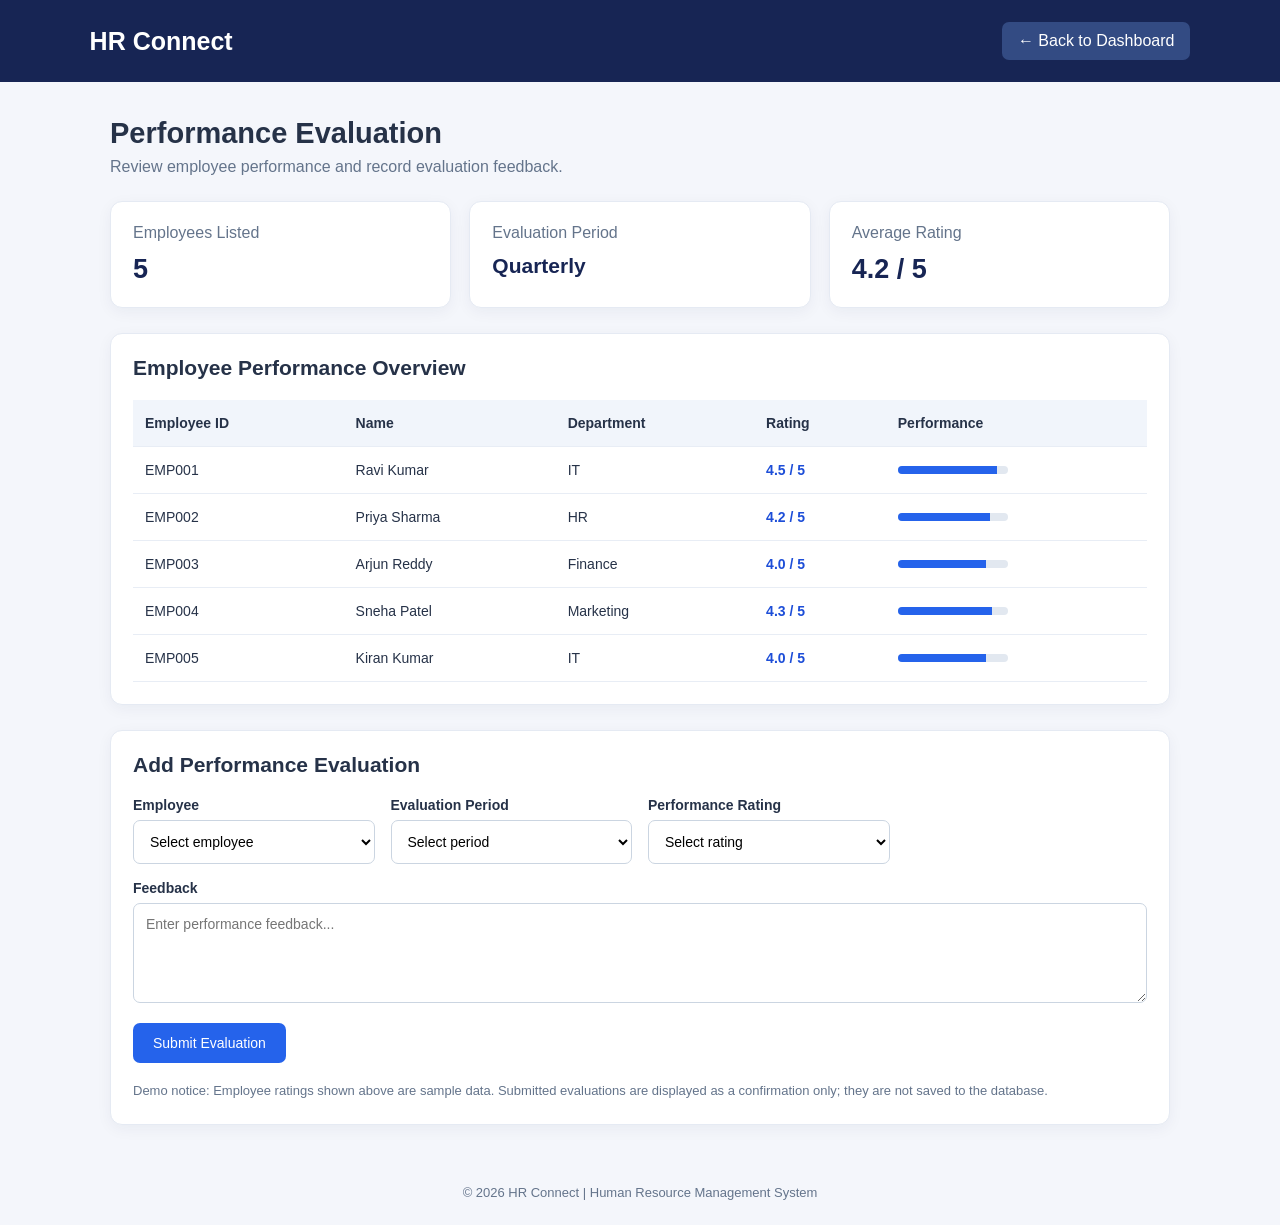
<file: frontend/view-evaluation.html>
<!DOCTYPE html><html lang="en">
<head>
    <meta charset="UTF-8">
    <meta name="viewport" content="width=device-width, initial-scale=1.0">
    <title>HR Connect | Performance Evaluation</title><style>
    * {
        margin: 0;
        padding: 0;
        box-sizing: border-box;
        font-family: Arial, sans-serif;
    }

    body {
        background: #f4f6fb;
        color: #263248;
    }

    header {
        background: #172554;
        color: white;
        padding: 22px 7%;
        display: flex;
        justify-content: space-between;
        align-items: center;
        flex-wrap: wrap;
        gap: 15px;
    }

    header h2 {
        font-size: 25px;
    }

    header a {
        color: white;
        text-decoration: none;
        background: #334b83;
        padding: 10px 16px;
        border-radius: 7px;
    }

    .container {
        max-width: 1100px;
        margin: 35px auto;
        padding: 0 20px;
    }

    .heading {
        margin-bottom: 25px;
    }

    .heading h1 {
        font-size: 29px;
        margin-bottom: 8px;
    }

    .heading p {
        color: #64748b;
    }

    .summary {
        display: grid;
        grid-template-columns: repeat(auto-fit, minmax(190px, 1fr));
        gap: 18px;
        margin-bottom: 25px;
    }

    .card, .panel {
        background: white;
        padding: 22px;
        border-radius: 12px;
        box-shadow: 0 4px 15px #1725540d;
        border: 1px solid #e5eaf3;
    }

    .card p {
        color: #64748b;
        margin-bottom: 12px;
    }

    .card h2 {
        font-size: 27px;
        color: #172554;
    }

    .panel h2 {
        font-size: 21px;
        margin-bottom: 20px;
    }

    .table-wrap {
        overflow-x: auto;
    }

    table {
        width: 100%;
        min-width: 700px;
        border-collapse: collapse;
    }

    th, td {
        padding: 15px 12px;
        text-align: left;
        border-bottom: 1px solid #e8edf5;
    }

    th {
        background: #f1f5fb;
        font-size: 14px;
    }

    td {
        font-size: 14px;
    }

    .rating {
        font-weight: bold;
        color: #1d4ed8;
    }

    .progress {
        width: 110px;
        height: 8px;
        background: #e2e8f0;
        border-radius: 10px;
        overflow: hidden;
    }

    .progress span {
        display: block;
        height: 100%;
        background: #2563eb;
    }

    .form-grid {
        display: grid;
        grid-template-columns: repeat(auto-fit, minmax(220px, 1fr));
        gap: 16px;
    }

    label {
        display: block;
        font-size: 14px;
        font-weight: bold;
        margin-bottom: 7px;
    }

    input, select, textarea {
        width: 100%;
        padding: 12px;
        border: 1px solid #cbd5e1;
        border-radius: 7px;
        font-size: 14px;
        background: white;
    }

    textarea {
        min-height: 100px;
        resize: vertical;
    }

    .full-width {
        grid-column: 1 / -1;
    }

    .btn {
        border: none;
        background: #2563eb;
        color: white;
        padding: 12px 20px;
        border-radius: 7px;
        cursor: pointer;
        font-size: 14px;
    }

    .note {
        margin-top: 18px;
        color: #64748b;
        font-size: 13px;
        line-height: 1.6;
    }

    footer {
        text-align: center;
        padding: 25px;
        color: #64748b;
        font-size: 13px;
    }

    @media (max-width: 600px) {
        header {
            padding: 20px;
        }

        .container {
            margin-top: 25px;
        }

        .panel {
            padding: 15px;
        }
    }
</style>

</head><body><header>
    <h2>HR Connect</h2>
    <a href="hr-dashboard.html">← Back to Dashboard</a>
</header><main class="container"><section class="heading">
    <h1>Performance Evaluation</h1>
    <p>Review employee performance and record evaluation feedback.</p>
</section>

<section class="summary">
    <div class="card">
        <p>Employees Listed</p>
        <h2>5</h2>
    </div>

    <div class="card">
        <p>Evaluation Period</p>
        <h2 style="font-size:21px;">Quarterly</h2>
    </div>

    <div class="card">
        <p>Average Rating</p>
        <h2>4.2 / 5</h2>
    </div>
</section>

<section class="panel" style="margin-bottom:25px;">
    <h2>Employee Performance Overview</h2>

    <div class="table-wrap">
        <table>
            <thead>
                <tr>
                    <th>Employee ID</th>
                    <th>Name</th>
                    <th>Department</th>
                    <th>Rating</th>
                    <th>Performance</th>
                </tr>
            </thead>

            <tbody>
                <tr>
                    <td>EMP001</td>
                    <td>Ravi Kumar</td>
                    <td>IT</td>
                    <td class="rating">4.5 / 5</td>
                    <td><div class="progress"><span style="width:90%"></span></div></td>
                </tr>

                <tr>
                    <td>EMP002</td>
                    <td>Priya Sharma</td>
                    <td>HR</td>
                    <td class="rating">4.2 / 5</td>
                    <td><div class="progress"><span style="width:84%"></span></div></td>
                </tr>

                <tr>
                    <td>EMP003</td>
                    <td>Arjun Reddy</td>
                    <td>Finance</td>
                    <td class="rating">4.0 / 5</td>
                    <td><div class="progress"><span style="width:80%"></span></div></td>
                </tr>

                <tr>
                    <td>EMP004</td>
                    <td>Sneha Patel</td>
                    <td>Marketing</td>
                    <td class="rating">4.3 / 5</td>
                    <td><div class="progress"><span style="width:86%"></span></div></td>
                </tr>

                <tr>
                    <td>EMP005</td>
                    <td>Kiran Kumar</td>
                    <td>IT</td>
                    <td class="rating">4.0 / 5</td>
                    <td><div class="progress"><span style="width:80%"></span></div></td>
                </tr>
            </tbody>
        </table>
    </div>
</section>

<section class="panel">
    <h2>Add Performance Evaluation</h2>

    <form id="evaluationForm">
        <div class="form-grid">

            <div>
                <label for="employee">Employee</label>
                <select id="employee" required>
                    <option value="">Select employee</option>
                    <option value="EMP001 - Ravi Kumar">EMP001 - Ravi Kumar</option>
                    <option value="EMP002 - Priya Sharma">EMP002 - Priya Sharma</option>
                    <option value="EMP003 - Arjun Reddy">EMP003 - Arjun Reddy</option>
                    <option value="EMP004 - Sneha Patel">EMP004 - Sneha Patel</option>
                    <option value="EMP005 - Kiran Kumar">EMP005 - Kiran Kumar</option>
                </select>
            </div>

            <div>
                <label for="period">Evaluation Period</label>
                <select id="period" required>
                    <option value="">Select period</option>
                    <option>Quarter 1</option>
                    <option>Quarter 2</option>
                    <option>Quarter 3</option>
                    <option>Quarter 4</option>
                </select>
            </div>

            <div>
                <label for="rating">Performance Rating</label>
                <select id="rating" required>
                    <option value="">Select rating</option>
                    <option value="5">5 - Excellent</option>
                    <option value="4">4 - Very Good</option>
                    <option value="3">3 - Good</option>
                    <option value="2">2 - Needs Improvement</option>
                    <option value="1">1 - Poor</option>
                </select>
            </div>

            <div class="full-width">
                <label for="feedback">Feedback</label>
                <textarea id="feedback"
                    placeholder="Enter performance feedback..."
                    required></textarea>
            </div>

            <div class="full-width">
                <button class="btn" type="submit">Submit Evaluation</button>
            </div>

        </div>
    </form>

    <p id="message" class="note" aria-live="polite"></p>

    <p class="note">
        Demo notice: Employee ratings shown above are sample data.
        Submitted evaluations are displayed as a confirmation only;
        they are not saved to the database.
    </p>
</section>

</main><footer>
    © 2026 HR Connect | Human Resource Management System
</footer><script>
    document.getElementById("evaluationForm").addEventListener("submit", function(event) {
        event.preventDefault();

        const employee = document.getElementById("employee").value;
        const period = document.getElementById("period").value;
        const rating = document.getElementById("rating").value;
        const feedback = document.getElementById("feedback").value.trim();

        if (!employee || !period || !rating || !feedback) {
            document.getElementById("message").textContent =
                "Please fill in all fields.";
            return;
        }

        document.getElementById("message").textContent =
            "Demo evaluation submitted for " + employee +
            " | " + period + " | Rating: " + rating + "/5. " +
            "This entry has not been saved to the database.";

        this.reset();
    });
</script></body>
</html>
</file>
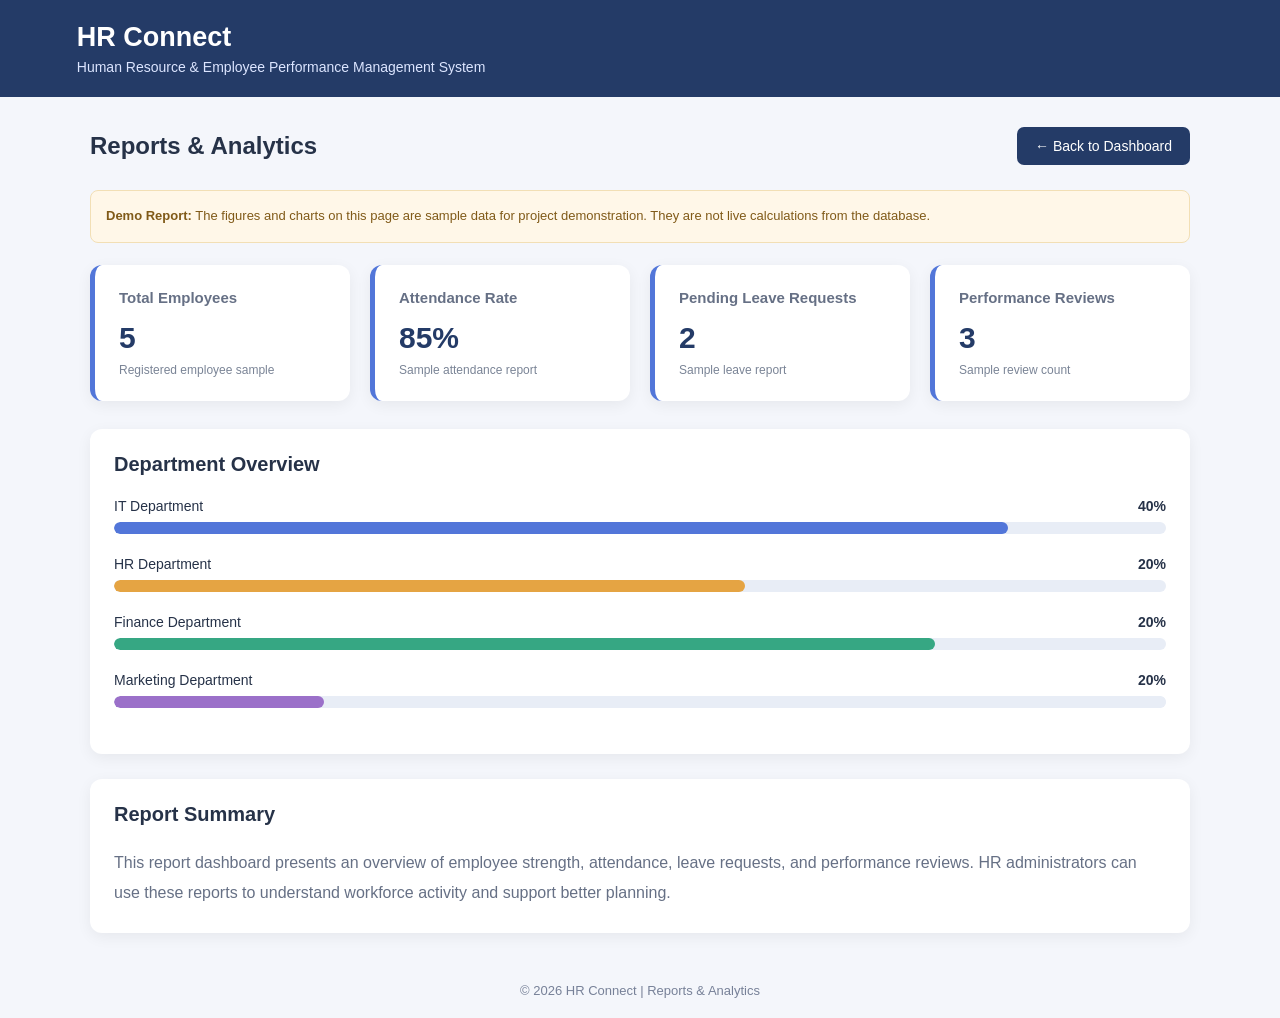
<file: frontend/view-reports.html>
<!DOCTYPE html>
<html lang="en">
<head>
    <meta charset="UTF-8">
    <meta name="viewport" content="width=device-width, initial-scale=1.0">
    <title>HR Connect | View Reports</title>

    <style>
        * {
            margin: 0;
            padding: 0;
            box-sizing: border-box;
            font-family: Arial, sans-serif;
        }

        body {
            background: #f4f6fb;
            color: #263248;
        }

        header {
            background: #243b67;
            color: white;
            padding: 22px 6%;
        }

        header h1 {
            font-size: 27px;
            margin-bottom: 6px;
        }

        header p {
            color: #dce5ff;
            font-size: 14px;
        }

        .container {
            width: 90%;
            max-width: 1100px;
            margin: 30px auto;
        }

        .top-bar {
            display: flex;
            justify-content: space-between;
            align-items: center;
            gap: 15px;
            flex-wrap: wrap;
            margin-bottom: 25px;
        }

        .top-bar h2 {
            font-size: 24px;
        }

        .back-btn {
            background: #243b67;
            color: white;
            text-decoration: none;
            padding: 11px 18px;
            border-radius: 7px;
            font-size: 14px;
        }

        .back-btn:hover {
            background: #17294b;
        }

        .report-grid {
            display: grid;
            grid-template-columns: repeat(auto-fit, minmax(210px, 1fr));
            gap: 20px;
            margin-bottom: 28px;
        }

        .report-card {
            background: white;
            padding: 24px;
            border-radius: 12px;
            box-shadow: 0 4px 15px rgba(0, 0, 0, 0.06);
            border-left: 5px solid #5276d9;
        }

        .report-card h3 {
            font-size: 15px;
            color: #667085;
            margin-bottom: 15px;
        }

        .report-card .number {
            font-size: 30px;
            font-weight: bold;
            color: #243b67;
        }

        .report-card p {
            font-size: 12px;
            color: #7a8496;
            margin-top: 8px;
        }

        .section {
            background: white;
            padding: 24px;
            border-radius: 12px;
            box-shadow: 0 4px 15px rgba(0, 0, 0, 0.06);
            margin-bottom: 25px;
        }

        .section h2 {
            font-size: 20px;
            margin-bottom: 22px;
        }

        .bar-row {
            margin-bottom: 22px;
        }

        .bar-info {
            display: flex;
            justify-content: space-between;
            margin-bottom: 8px;
            font-size: 14px;
        }

        .bar-bg {
            width: 100%;
            height: 12px;
            background: #e8edf6;
            border-radius: 20px;
            overflow: hidden;
        }

        .bar {
            height: 100%;
            border-radius: 20px;
        }

        .attendance {
            width: 85%;
            background: #5276d9;
        }

        .leave {
            width: 60%;
            background: #e5a443;
        }

        .performance {
            width: 78%;
            background: #36a783;
        }

        .notice {
            background: #fff7e8;
            color: #805a18;
            border: 1px solid #f2dfb5;
            padding: 15px;
            border-radius: 8px;
            font-size: 13px;
            line-height: 1.6;
            margin-bottom: 22px;
        }

        footer {
            text-align: center;
            padding: 20px;
            color: #778198;
            font-size: 13px;
        }

        @media (max-width: 600px) {
            .container {
                width: 92%;
                margin-top: 22px;
            }

            .section {
                padding: 18px;
            }

            header h1 {
                font-size: 23px;
            }
        }
    </style>
</head>

<body>

    <header>
        <h1>HR Connect</h1>
        <p>Human Resource & Employee Performance Management System</p>
    </header>

    <main class="container">

        <div class="top-bar">
            <h2>Reports & Analytics</h2>
            <a href="hr-dashboard.html" class="back-btn">← Back to Dashboard</a>
        </div>

        <div class="notice">
            <strong>Demo Report:</strong>
            The figures and charts on this page are sample data for project demonstration.
            They are not live calculations from the database.
        </div>

        <div class="report-grid">

            <div class="report-card">
                <h3>Total Employees</h3>
                <div class="number">5</div>
                <p>Registered employee sample</p>
            </div>

            <div class="report-card">
                <h3>Attendance Rate</h3>
                <div class="number">85%</div>
                <p>Sample attendance report</p>
            </div>

            <div class="report-card">
                <h3>Pending Leave Requests</h3>
                <div class="number">2</div>
                <p>Sample leave report</p>
            </div>

            <div class="report-card">
                <h3>Performance Reviews</h3>
                <div class="number">3</div>
                <p>Sample review count</p>
            </div>

        </div>

        <section class="section">
            <h2>Department Overview</h2>

            <div class="bar-row">
                <div class="bar-info">
                    <span>IT Department</span>
                    <strong>40%</strong>
                </div>
                <div class="bar-bg">
                    <div class="bar attendance"></div>
                </div>
            </div>

            <div class="bar-row">
                <div class="bar-info">
                    <span>HR Department</span>
                    <strong>20%</strong>
                </div>
                <div class="bar-bg">
                    <div class="bar leave"></div>
                </div>
            </div>

            <div class="bar-row">
                <div class="bar-info">
                    <span>Finance Department</span>
                    <strong>20%</strong>
                </div>
                <div class="bar-bg">
                    <div class="bar performance"></div>
                </div>
            </div>

            <div class="bar-row">
                <div class="bar-info">
                    <span>Marketing Department</span>
                    <strong>20%</strong>
                </div>
                <div class="bar-bg">
                    <div class="bar-bg" style="height:12px;">
                        <div style="height:100%;width:20%;background:#9b70c9;border-radius:20px;"></div>
                    </div>
                </div>
            </div>
        </section>

        <section class="section">
            <h2>Report Summary</h2>
            <p style="line-height:1.9;color:#667085;">
                This report dashboard presents an overview of employee strength,
                attendance, leave requests, and performance reviews.
                HR administrators can use these reports to understand workforce
                activity and support better planning.
            </p>
        </section>

    </main>

    <footer>
        © 2026 HR Connect | Reports & Analytics
    </footer>

</body>
</html>
</file>
<file: frontend/css/style.css>
/* =========================
   GLOBAL RESET
========================= */

* {
    margin: 0;
    padding: 0;
    box-sizing: border-box;
}

html {
    scroll-behavior: smooth;
}

body {
    font-family: Arial, Helvetica, sans-serif;
    background: #f5f8fc;
    color: #20304b;
}


/* =========================
   HERO SECTION
========================= */

.hero-section {
    position: relative;
    min-height: 100vh;
    min-height: 100svh;

    display: flex;
    align-items: center;
    justify-content: center;

    padding: 70px 8%;

    overflow: hidden;

    color: white;

    background-image: url("https://images.unsplash.com/photo-1497366754035-f200968a6e72?auto=format&fit=crop&w=2000&q=85");

    background-position: center;
    background-size: cover;
    background-repeat: no-repeat;
}


/* Dark blue overlay */

.overlay {
    position: absolute;
    inset: 0;

    background: linear-gradient(
        110deg,
        rgba(3, 28, 70, 0.90),
        rgba(0, 101, 175, 0.62),
        rgba(3, 23, 58, 0.80)
    );
}


/* =========================
   HERO CONTENT
========================= */

.welcome-content {
    position: relative;
    z-index: 1;

    width: 100%;
    max-width: 1150px;

    text-align: center;
}

.eyebrow {
    color: #bde8ff;

    font-size: 13px;
    font-weight: bold;

    letter-spacing: 4px;

    margin-bottom: 28px;
}

.welcome-content h1 {
    font-size: clamp(34px, 5vw, 66px);

    line-height: 1.18;

    font-weight: 800;

    margin-bottom: 28px;

    color: white;

    text-shadow: 0 3px 18px rgba(0, 0, 0, 0.2);
}

.welcome-content h1 span {
    display: block;
    color: #d8f2ff;
}


/* =========================
   DESCRIPTION
========================= */

.description {
    max-width: 850px;

    margin: 0 auto 38px;

    color: #f0f6ff;

    font-size: clamp(15px, 1.5vw, 19px);

    line-height: 1.9;
}


/* =========================
   BUTTONS
========================= */

.buttons {
    display: flex;

    justify-content: center;
    align-items: center;

    flex-wrap: wrap;

    gap: 18px;
}

.btn {
    display: inline-flex;

    align-items: center;
    justify-content: center;

    gap: 12px;

    min-width: 190px;

    padding: 17px 28px;

    border-radius: 50px;

    text-decoration: none;

    font-size: 16px;
    font-weight: bold;

    transition: 0.25s ease;
}


/* Get Started */

.primary {
    background: #ffffff;

    color: #0878bd;

    border: 2px solid #ffffff;
}

.primary:hover {
    background: #dff3ff;

    transform: translateY(-3px);
}


/* Learn More */

.secondary {
    color: #ffffff;

    border: 2px solid #ffffff;

    background: transparent;
}

.secondary:hover {
    background: rgba(255, 255, 255, 0.15);

    transform: translateY(-3px);
}


/* =========================
   HERO FOOTER NOTE
========================= */

.footer-note {
    margin-top: 35px;

    color: #e1edff;

    font-size: 13px;

    letter-spacing: 1px;
}


/* =========================
   ABOUT SECTION
========================= */

.about-section {
    width: 100%;

    padding: 85px 6%;

    background: #f5f8fc;
}

.about-container {
    width: 100%;

    max-width: 1200px;

    margin: 0 auto;

    text-align: center;
}

.about-label {
    color: #1769d2;

    font-size: 14px;

    font-weight: bold;

    letter-spacing: 2px;

    margin-bottom: 12px;
}

.about-container h2 {
    font-size: clamp(28px, 4vw, 40px);

    color: #102f60;

    margin-bottom: 18px;

    line-height: 1.3;
}

.about-container h2 span {
    color: #1769d2;

    display: inline-block;
}

.about-description {
    max-width: 750px;

    margin: 0 auto 45px;

    color: #667085;

    line-height: 1.7;

    font-size: 16px;
}


/* =========================
   ABOUT CARDS
========================= */

.about-cards {
    width: 100%;

    display: grid;

    grid-template-columns: repeat(3, 1fr);

    gap: 22px;
}

.about-card {
    background: #ffffff;

    padding: 30px 22px;

    border-radius: 14px;

    border: 1px solid #e3eaf5;

    box-shadow: 0 5px 20px rgba(20, 50, 90, 0.08);

    text-align: center;

    transition: 0.25s ease;
}

.about-card:hover {
    transform: translateY(-5px);

    box-shadow: 0 10px 28px rgba(20, 50, 90, 0.12);
}

.about-icon {
    width: 65px;
    height: 65px;

    margin: 0 auto 15px;

    display: flex;

    align-items: center;
    justify-content: center;

    border-radius: 50%;

    background: #e8f2ff;

    font-size: 32px;
}

.about-card h3 {
    color: #20304b;

    font-size: 19px;

    margin-bottom: 10px;
}

.about-card p {
    color: #758198;

    font-size: 14px;

    line-height: 1.6;
}


/* =========================
   FOOTER
========================= */

.site-footer {
    width: 100%;

    background: #102f60;

    color: white;

    margin: 0;

    padding: 0;
}


/* Footer upper area */

.footer-content {
    width: 90%;

    max-width: 1200px;

    margin: 0 auto;

    padding: 45px 0 30px;

    display: flex;

    justify-content: space-between;

    align-items: center;

    gap: 40px;
}


/* Footer brand */

.footer-brand h2 {
    margin-bottom: 10px;

    font-size: 25px;

    color: white;
}

.footer-brand p {
    margin: 0;

    max-width: 450px;

    color: #cbd7ea;

    line-height: 1.6;
}


/* Footer links */

.footer-links {
    display: flex;

    align-items: center;

    gap: 25px;
}

.footer-links a {
    color: white;

    text-decoration: none;

    font-size: 15px;

    transition: 0.2s ease;
}

.footer-links a:hover {
    color: #bde8ff;
}


/* Footer bottom */

.footer-bottom {
    width: 90%;

    max-width: 1200px;

    margin: 0 auto;

    padding: 18px 0;

    border-top: 1px solid rgba(255, 255, 255, 0.2);

    display: flex;

    justify-content: space-between;

    align-items: center;

    gap: 20px;
}

.footer-bottom p {
    margin: 0;

    color: #cbd7ea;

    font-size: 13px;
}


/* =========================
   TABLET
========================= */

@media (max-width: 900px) {

    .about-cards {
        grid-template-columns: repeat(2, 1fr);
    }

    .footer-content {
        align-items: flex-start;
    }
}


/* =========================
   MOBILE
========================= */

@media (max-width: 600px) {

    .hero-section {
        min-height: 100svh;

        padding: 50px 6%;
    }

    .eyebrow {
        font-size: 11px;

        letter-spacing: 2px;

        margin-bottom: 20px;
    }

    .welcome-content h1 {
        font-size: 35px;

        line-height: 1.2;
    }

    .description {
        font-size: 15px;

        line-height: 1.7;
    }

    .buttons {
        flex-direction: column;
    }

    .btn {
        width: 100%;

        max-width: 280px;
    }


    /* About */

    .about-section {
        padding: 60px 6%;
    }

    .about-container h2 {
        font-size: 29px;
    }

    .about-cards {
        grid-template-columns: 1fr;
    }


    /* Footer */

    .footer-content {
        width: 90%;

        flex-direction: column;

        text-align: center;

        align-items: center;

        padding: 40px 0 25px;
    }

    .footer-brand p {
        max-width: 350px;
    }

    .footer-links {
        justify-content: center;

        flex-wrap: wrap;

        gap: 20px;
    }

    .footer-bottom {
        width: 90%;

        flex-direction: column;

        text-align: center;

        gap: 8px;
    }
}
</file>
